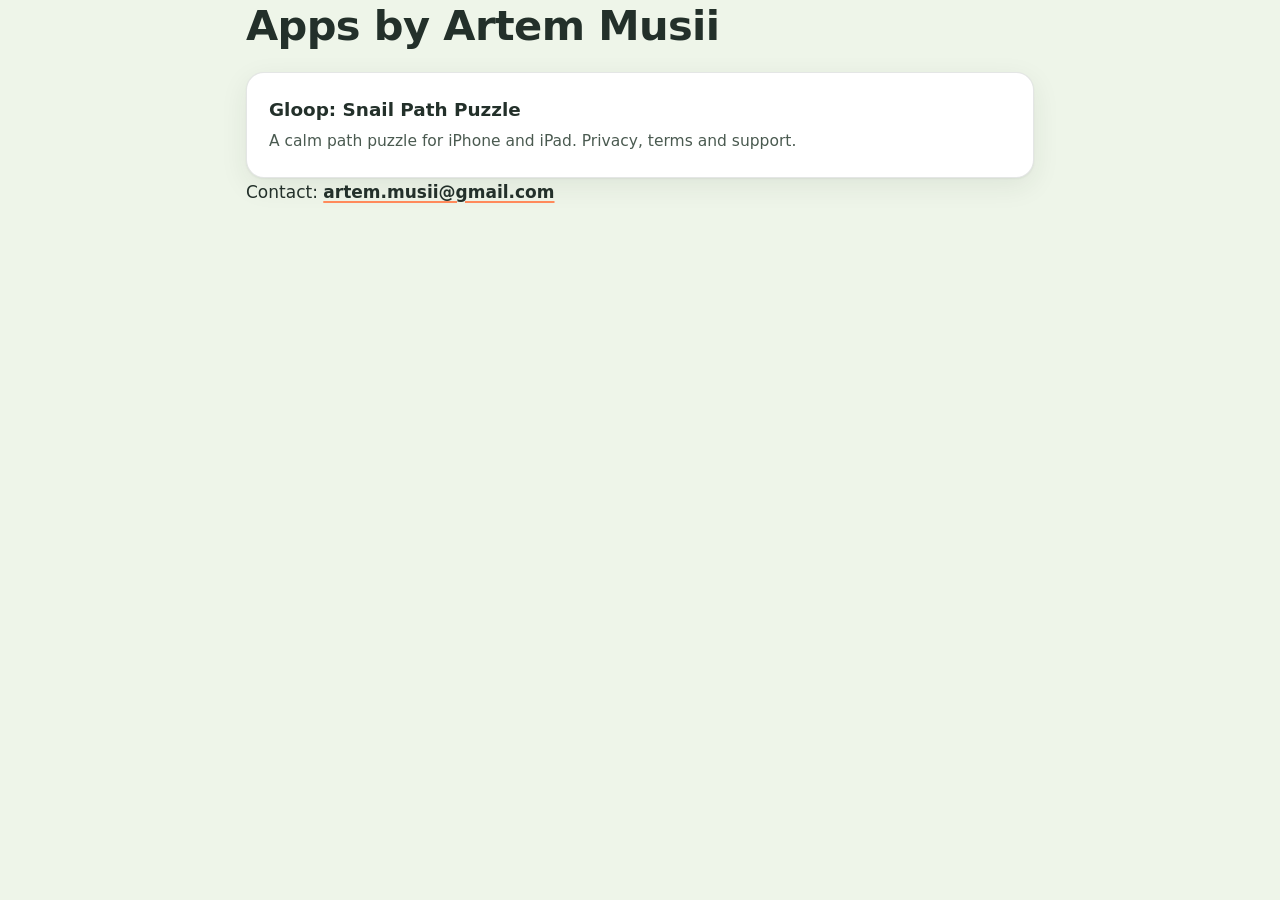
<file: index.html>
<!doctype html>
<html lang="en">
<head>
<meta charset="utf-8">
<meta name="viewport" content="width=device-width, initial-scale=1">
<title>Artem Musii — Apps</title>
<meta name="description" content="Apps by Artem Musii.">
<meta name="color-scheme" content="light dark">
<link rel="stylesheet" href="gloop/style.css">
</head>
<body>
<main id="content" class="wrap">
  <h1>Apps by Artem Musii</h1>
  <div class="links-grid">
    <a class="link-card" href="gloop/">
      <strong>Gloop: Snail Path Puzzle</strong>
      <span>A calm path puzzle for iPhone and iPad. Privacy, terms and support.</span>
    </a>
  </div>
  <p>Contact: <a href="mailto:artem.musii@gmail.com">artem.musii@gmail.com</a></p>
</main>
</body>
</html>
</file>
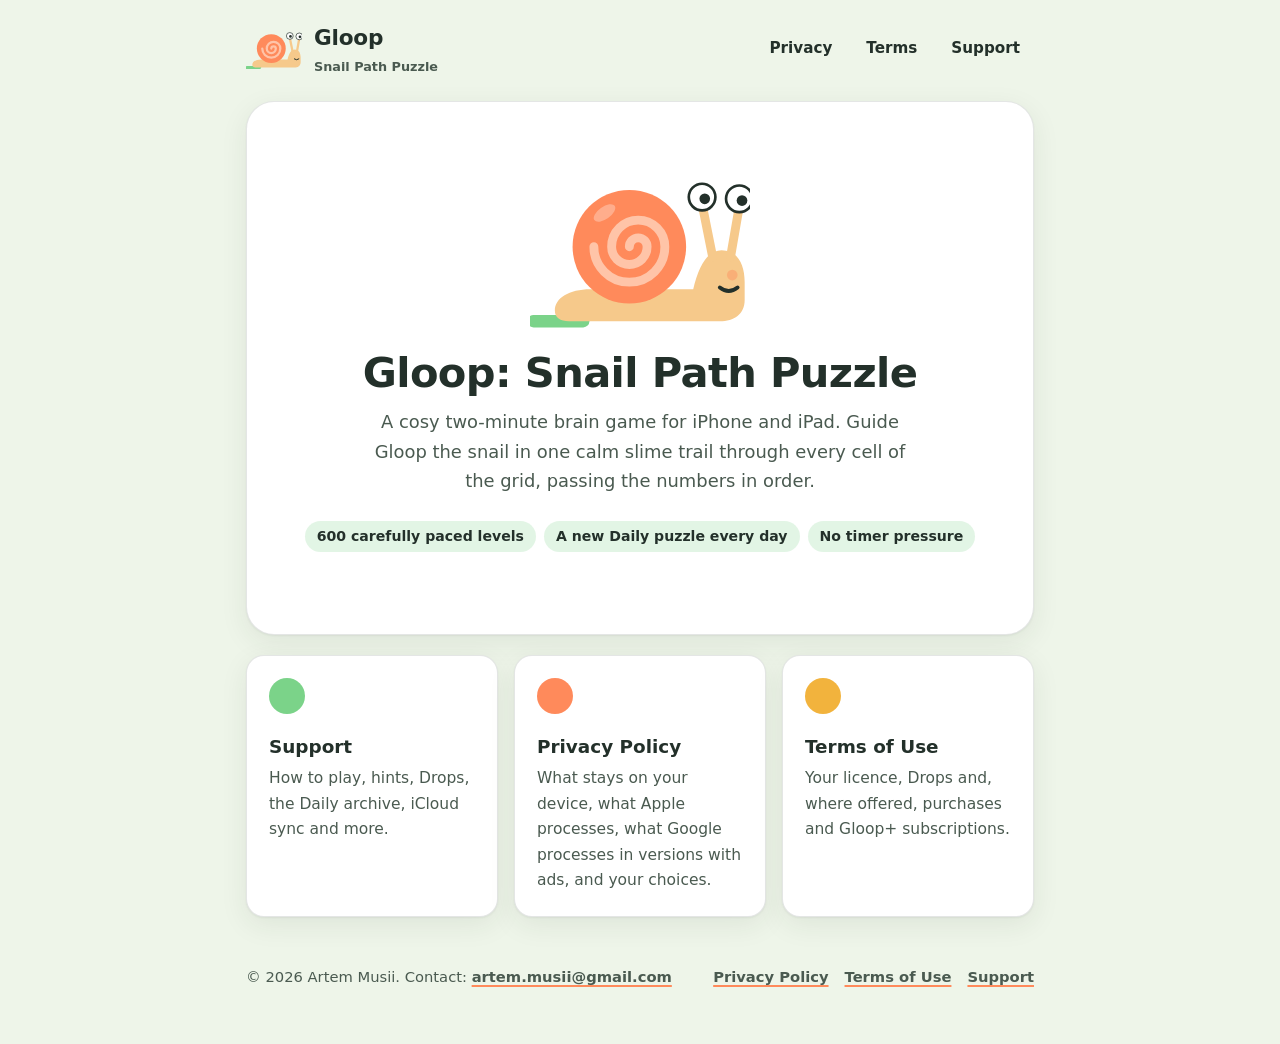
<file: gloop/index.html>
<!doctype html>
<html lang="en">
<head>
<meta charset="utf-8">
<meta name="viewport" content="width=device-width, initial-scale=1">
<title>Gloop: Snail Path Puzzle</title>
<meta name="description" content="Gloop: Snail Path Puzzle is a cosy two-minute brain game for iPhone and iPad. Guide Gloop the snail through every cell in one calm line.">
<meta name="color-scheme" content="light dark">
<meta name="theme-color" content="#EEF5E9" media="(prefers-color-scheme: light)">
<meta name="theme-color" content="#141C17" media="(prefers-color-scheme: dark)">
<link rel="icon" href="data:image/svg+xml,%3Csvg xmlns='http://www.w3.org/2000/svg' viewBox='0 0 64 64'%3E%3Ccircle cx='32' cy='32' r='28' fill='%23FF8A5B'/%3E%3Cpath d='M32 32a4 4 0 0 1 8 0a8 8 0 0 1-16 0a12 12 0 0 1 24 0' fill='none' stroke='%23FFC4A8' stroke-width='4' stroke-linecap='round'/%3E%3C/svg%3E">
<link rel="stylesheet" href="style.css">
</head>
<body>
<a class="skip-link" href="#content">Skip to content</a>
<header class="site-header">
  <div class="wrap">
    <a class="brand" href="index.html" aria-current="page">
      <svg viewBox="0 0 124 100" aria-hidden="true" focusable="false">
        <path d="M2 92H30" stroke="#7BD389" stroke-width="7" stroke-linecap="round"/>
        <path d="M14 86c0-7 8-12 20-12h58c3-13 8-22 16-22 9 0 13 8 13 18v10c0 8-6 12-14 12H22c-5 0-8-2-8-6z" fill="#F6C98B"/>
        <path d="M103 56L97 26M113 56L118 27" stroke="#F6C98B" stroke-width="5" stroke-linecap="round"/>
        <circle cx="97" cy="22" r="7.5" fill="#FFFFFF" stroke="#23302A" stroke-width="1.5"/>
        <circle cx="98.5" cy="23" r="3" fill="#23302A"/>
        <circle cx="118" cy="23" r="7.5" fill="#FFFFFF" stroke="#23302A" stroke-width="1.5"/>
        <circle cx="119.5" cy="24" r="3" fill="#23302A"/>
        <path d="M107 73q5 4 10 0" fill="none" stroke="#23302A" stroke-width="2.2" stroke-linecap="round"/>
        <circle cx="56" cy="50" r="32" fill="#FF8A5B"/>
        <path d="M56 50A5 5 0 0 1 66 50A10 10 0 0 1 46 50A15 15 0 0 1 76 50A20 20 0 0 1 36 50" fill="none" stroke="#FFC4A8" stroke-width="5" stroke-linecap="round"/>
      </svg>
      <span>Gloop<small>Snail Path Puzzle</small></span>
    </a>
    <nav class="site-nav" aria-label="Main">
      <ul>
        <li><a href="privacy.html">Privacy</a></li>
        <li><a href="terms.html">Terms</a></li>
        <li><a href="support.html">Support</a></li>
      </ul>
    </nav>
  </div>
</header>

<main id="content">
  <div class="wrap">
    <section class="card hero" aria-labelledby="hero-title">
      <svg viewBox="0 0 124 100" role="img" aria-labelledby="mascot-title">
        <title id="mascot-title">Gloop the snail, with an orange spiral shell and eyes on stalks</title>
        <path d="M2 92H30" stroke="#7BD389" stroke-width="7" stroke-linecap="round"/>
        <path d="M14 86c0-7 8-12 20-12h58c3-13 8-22 16-22 9 0 13 8 13 18v10c0 8-6 12-14 12H22c-5 0-8-2-8-6z" fill="#F6C98B"/>
        <path d="M103 56L97 26M113 56L118 27" stroke="#F6C98B" stroke-width="5" stroke-linecap="round"/>
        <circle cx="97" cy="22" r="7.5" fill="#FFFFFF" stroke="#23302A" stroke-width="1.5"/>
        <circle cx="98.5" cy="23" r="3" fill="#23302A"/>
        <circle cx="118" cy="23" r="7.5" fill="#FFFFFF" stroke="#23302A" stroke-width="1.5"/>
        <circle cx="119.5" cy="24" r="3" fill="#23302A"/>
        <path d="M107 73q5 4 10 0" fill="none" stroke="#23302A" stroke-width="2.2" stroke-linecap="round"/>
        <circle cx="114" cy="66" r="3" fill="#FF8A5B" opacity="0.4"/>
        <circle cx="56" cy="50" r="32" fill="#FF8A5B"/>
        <path d="M56 50A5 5 0 0 1 66 50A10 10 0 0 1 46 50A15 15 0 0 1 76 50A20 20 0 0 1 36 50" fill="none" stroke="#FFC4A8" stroke-width="5" stroke-linecap="round"/>
        <ellipse cx="42" cy="31" rx="7" ry="3.5" fill="#FFFFFF" opacity="0.3" transform="rotate(-35 42 31)"/>
      </svg>
      <h1 id="hero-title">Gloop: Snail Path Puzzle</h1>
      <p class="lede">A cosy two-minute brain game for iPhone and iPad. Guide Gloop the snail in one calm slime trail through every cell of the grid, passing the numbers in order.</p>
      <ul class="meta" aria-label="Highlights">
        <li>600 carefully paced levels</li>
        <li>A new Daily puzzle every day</li>
        <li>No timer pressure</li>
      </ul>
    </section>

    <div class="links-grid">
      <a class="link-card" href="support.html">
        <span class="dot trail" aria-hidden="true"></span>
        <strong>Support</strong>
        <span>How to play, hints, Drops, the Daily archive, iCloud sync and more.</span>
      </a>
      <a class="link-card" href="privacy.html">
        <span class="dot shell" aria-hidden="true"></span>
        <strong>Privacy Policy</strong>
        <span>What stays on your device, what Apple processes, what Google processes in versions with ads, and your choices.</span>
      </a>
      <a class="link-card" href="terms.html">
        <span class="dot gold" aria-hidden="true"></span>
        <strong>Terms of Use</strong>
        <span>Your licence, Drops and, where offered, purchases and Gloop+ subscriptions.</span>
      </a>
    </div>
  </div>
</main>

<footer class="site-footer">
  <div class="wrap">
    <p>© 2026 Artem Musii. Contact: <a href="mailto:artem.musii@gmail.com">artem.musii@gmail.com</a></p>
    <ul>
      <li><a href="privacy.html">Privacy Policy</a></li>
      <li><a href="terms.html">Terms of Use</a></li>
      <li><a href="support.html">Support</a></li>
    </ul>
  </div>
</footer>
</body>
</html>
</file>
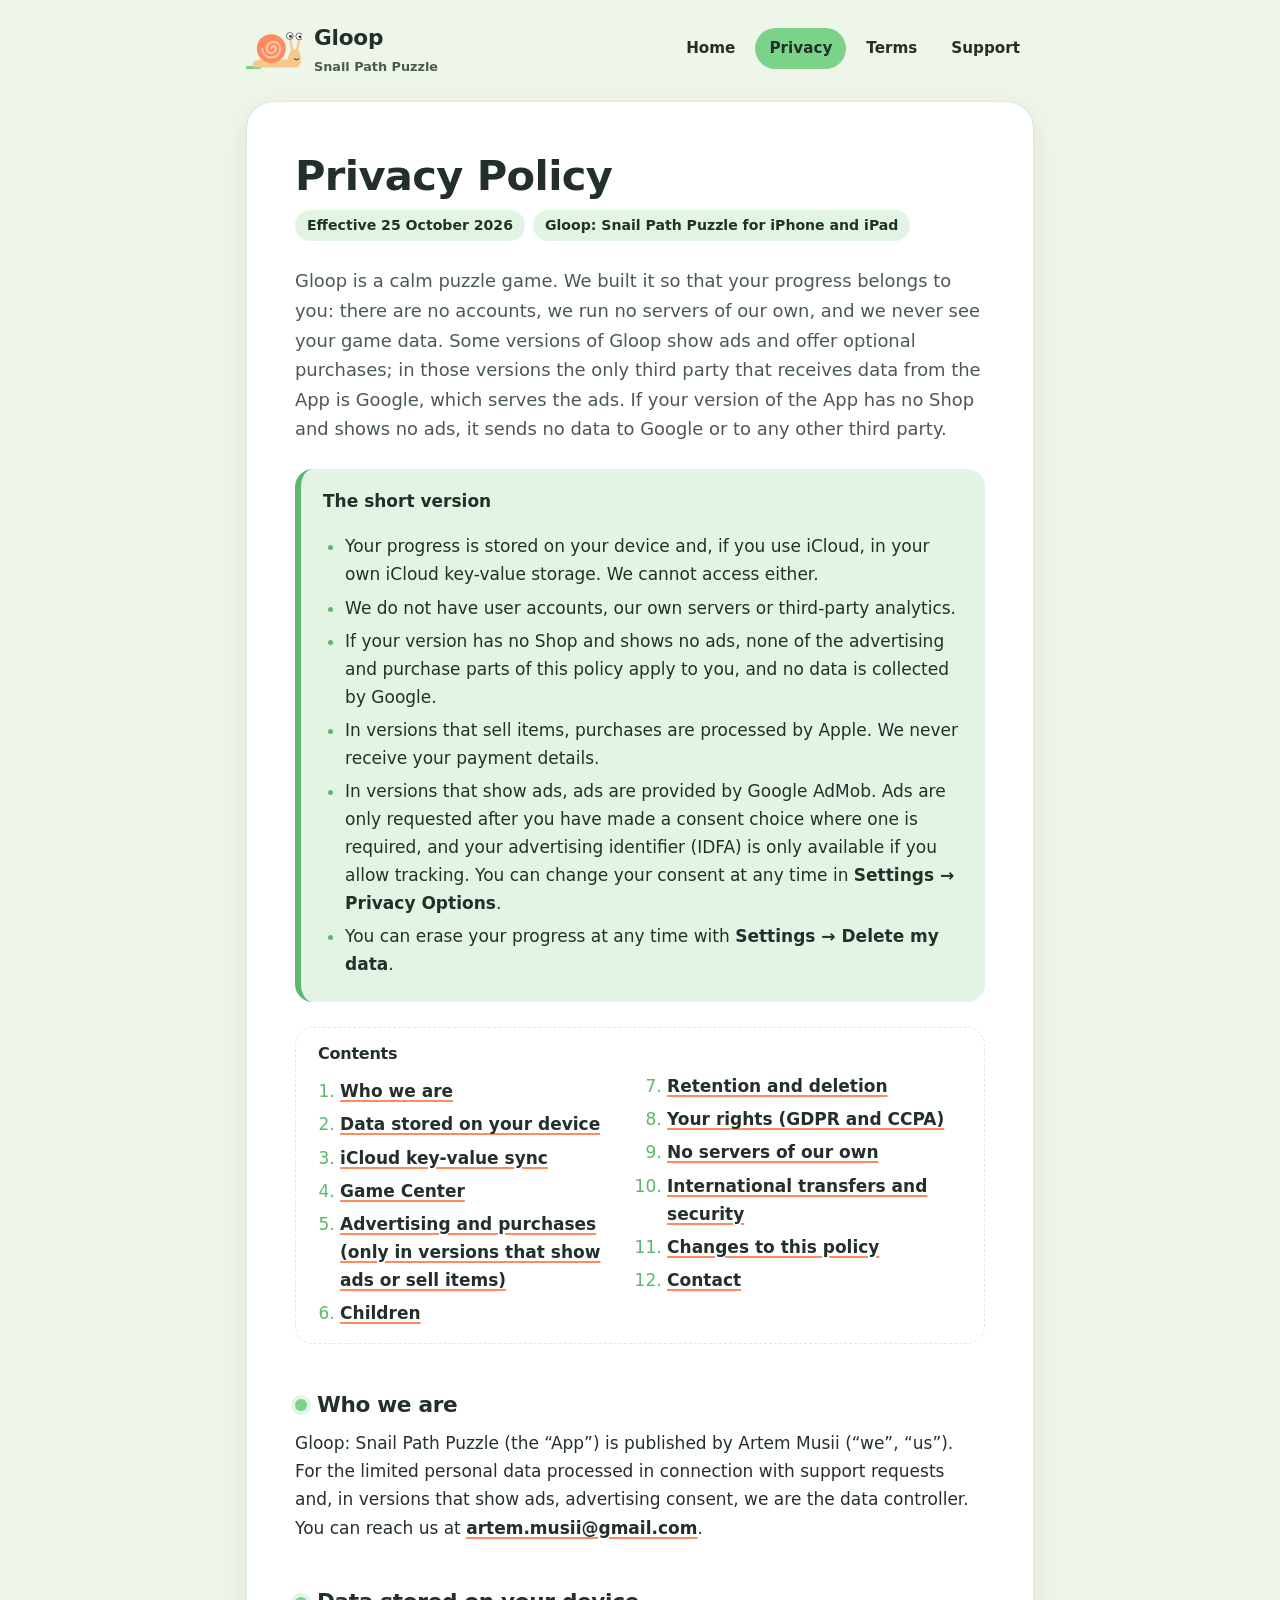
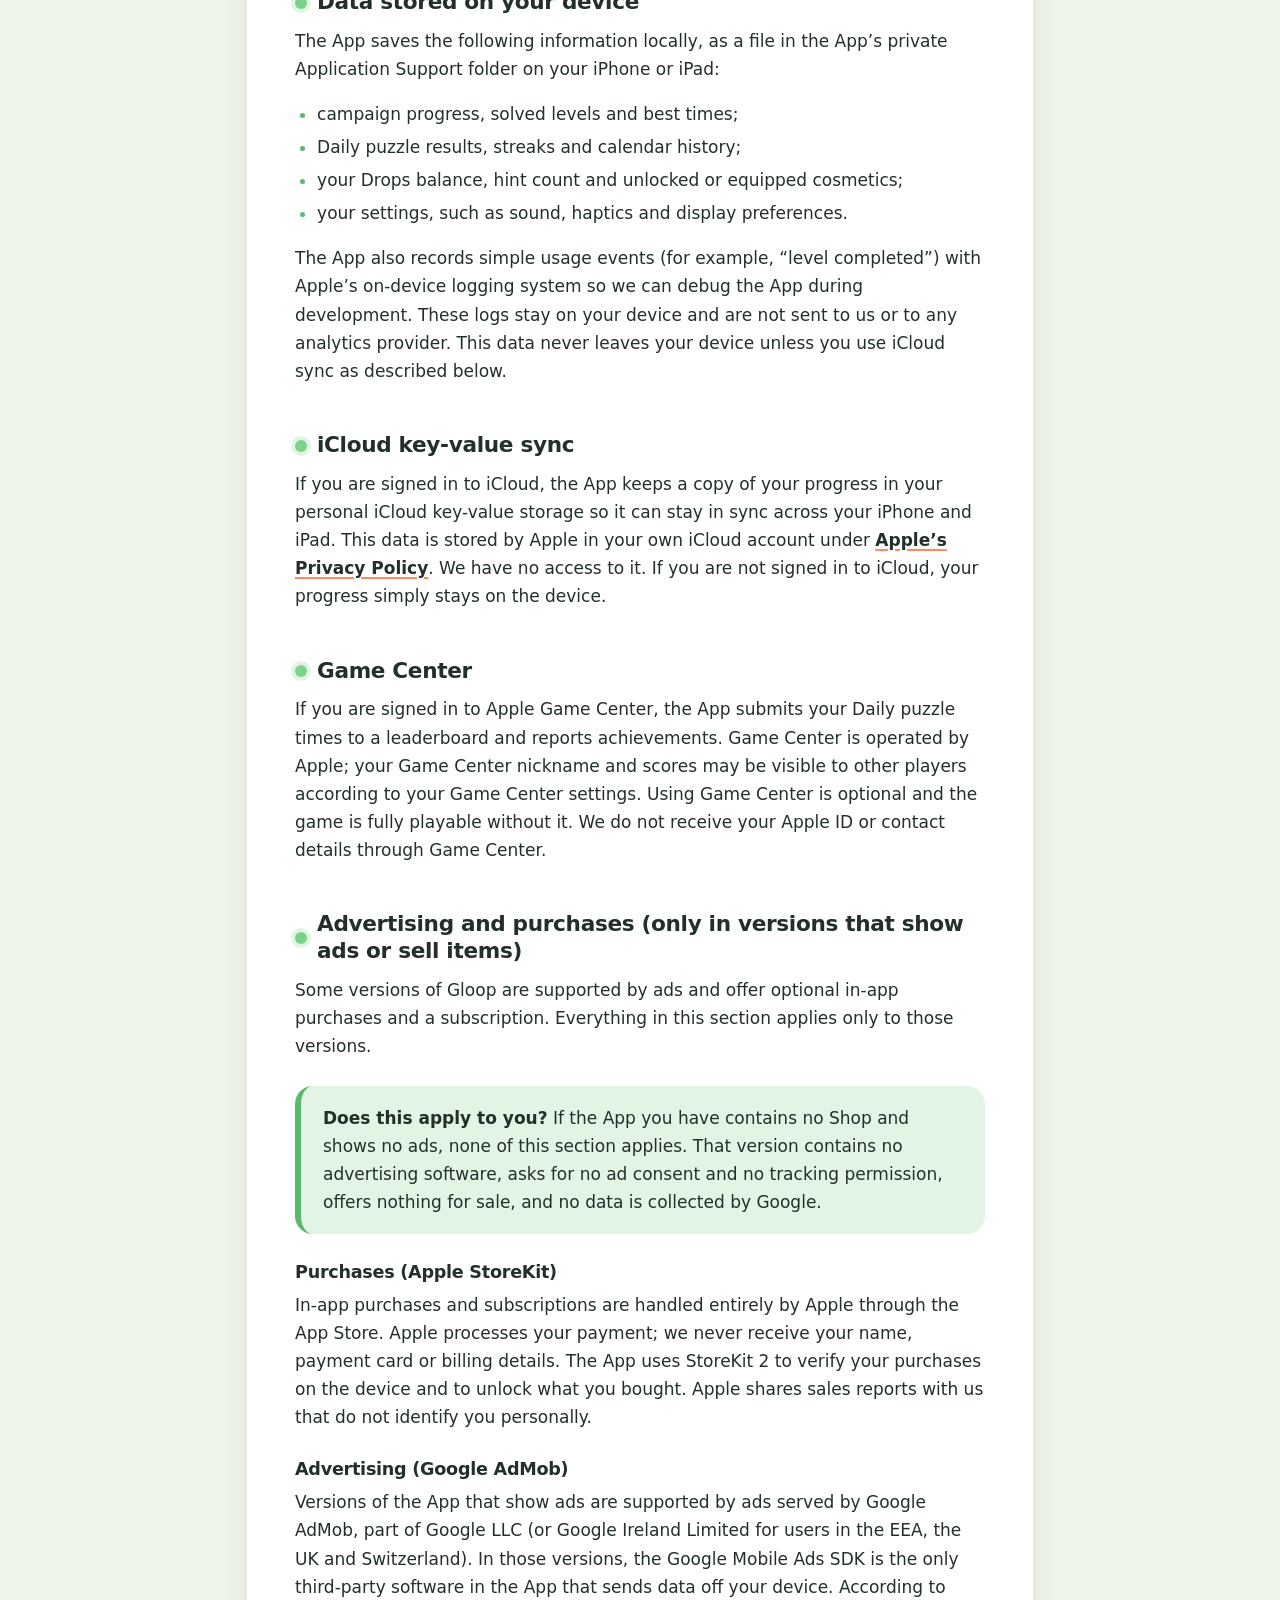
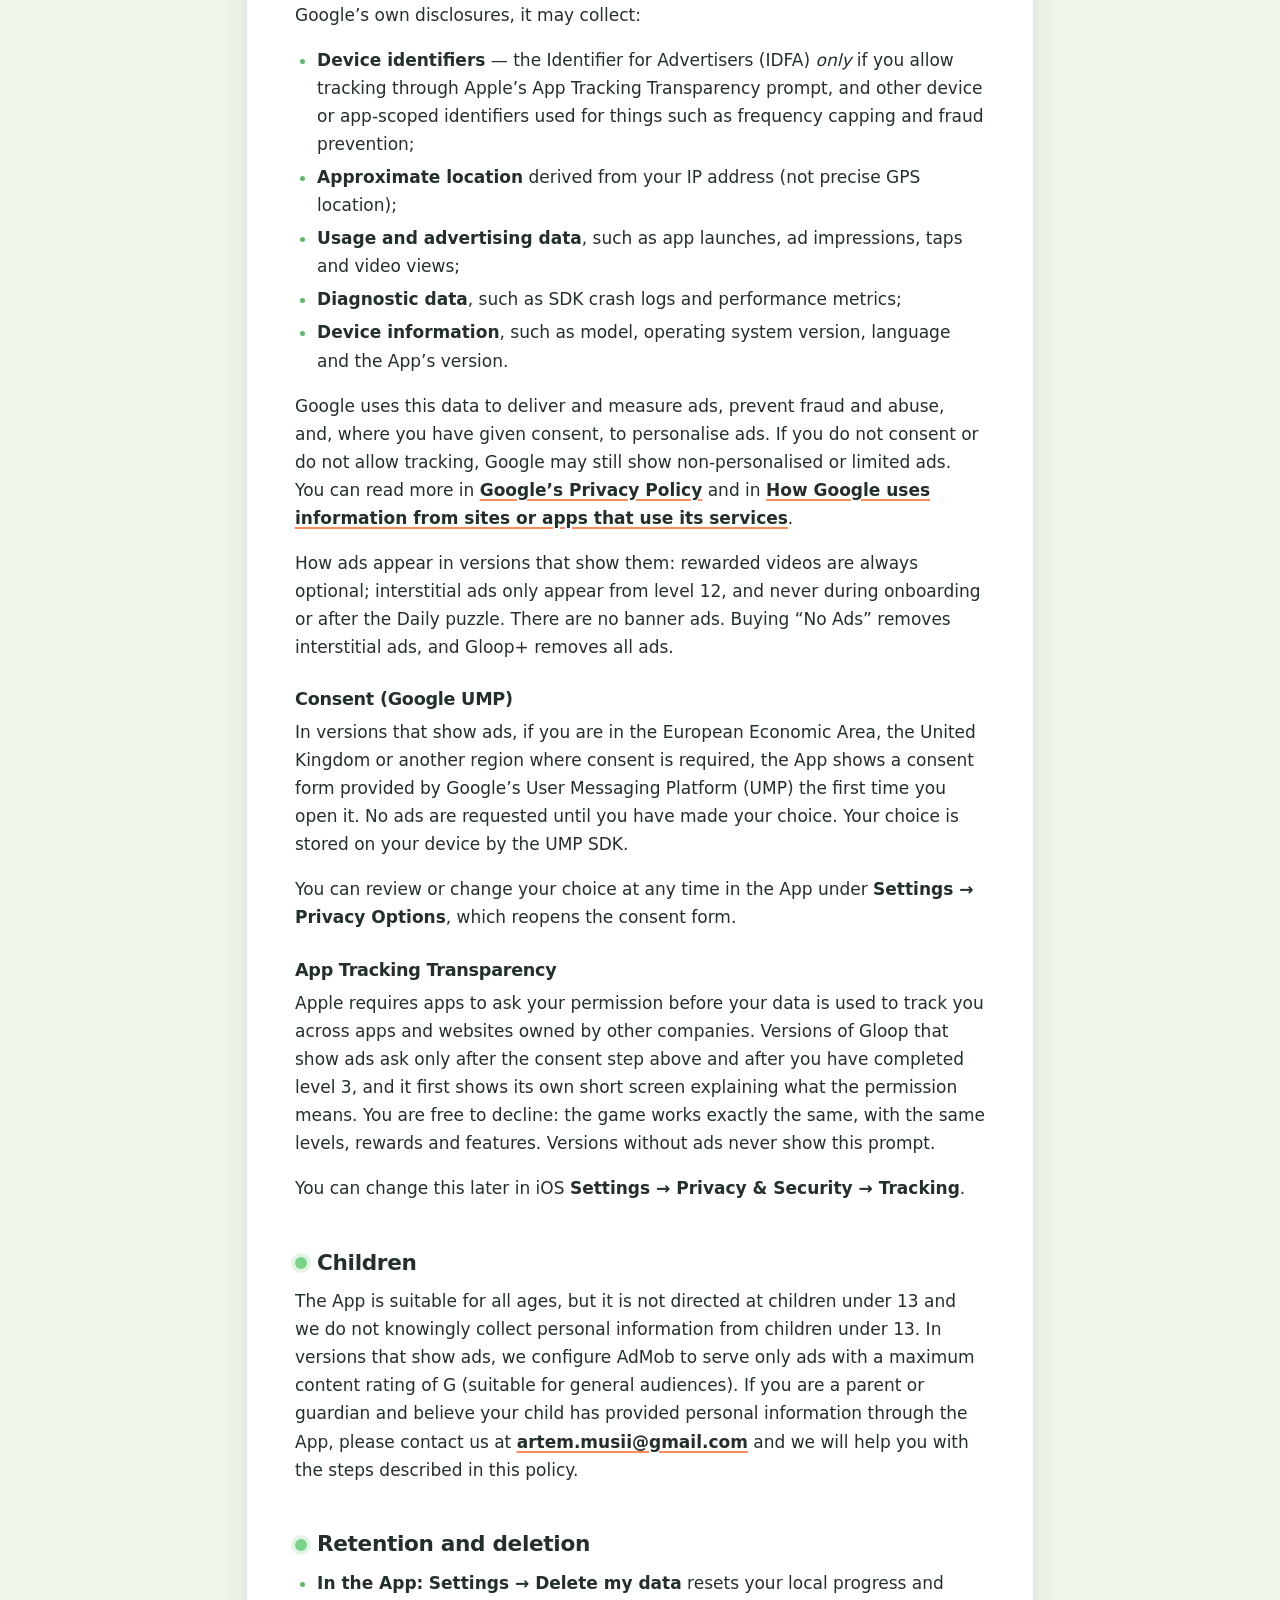
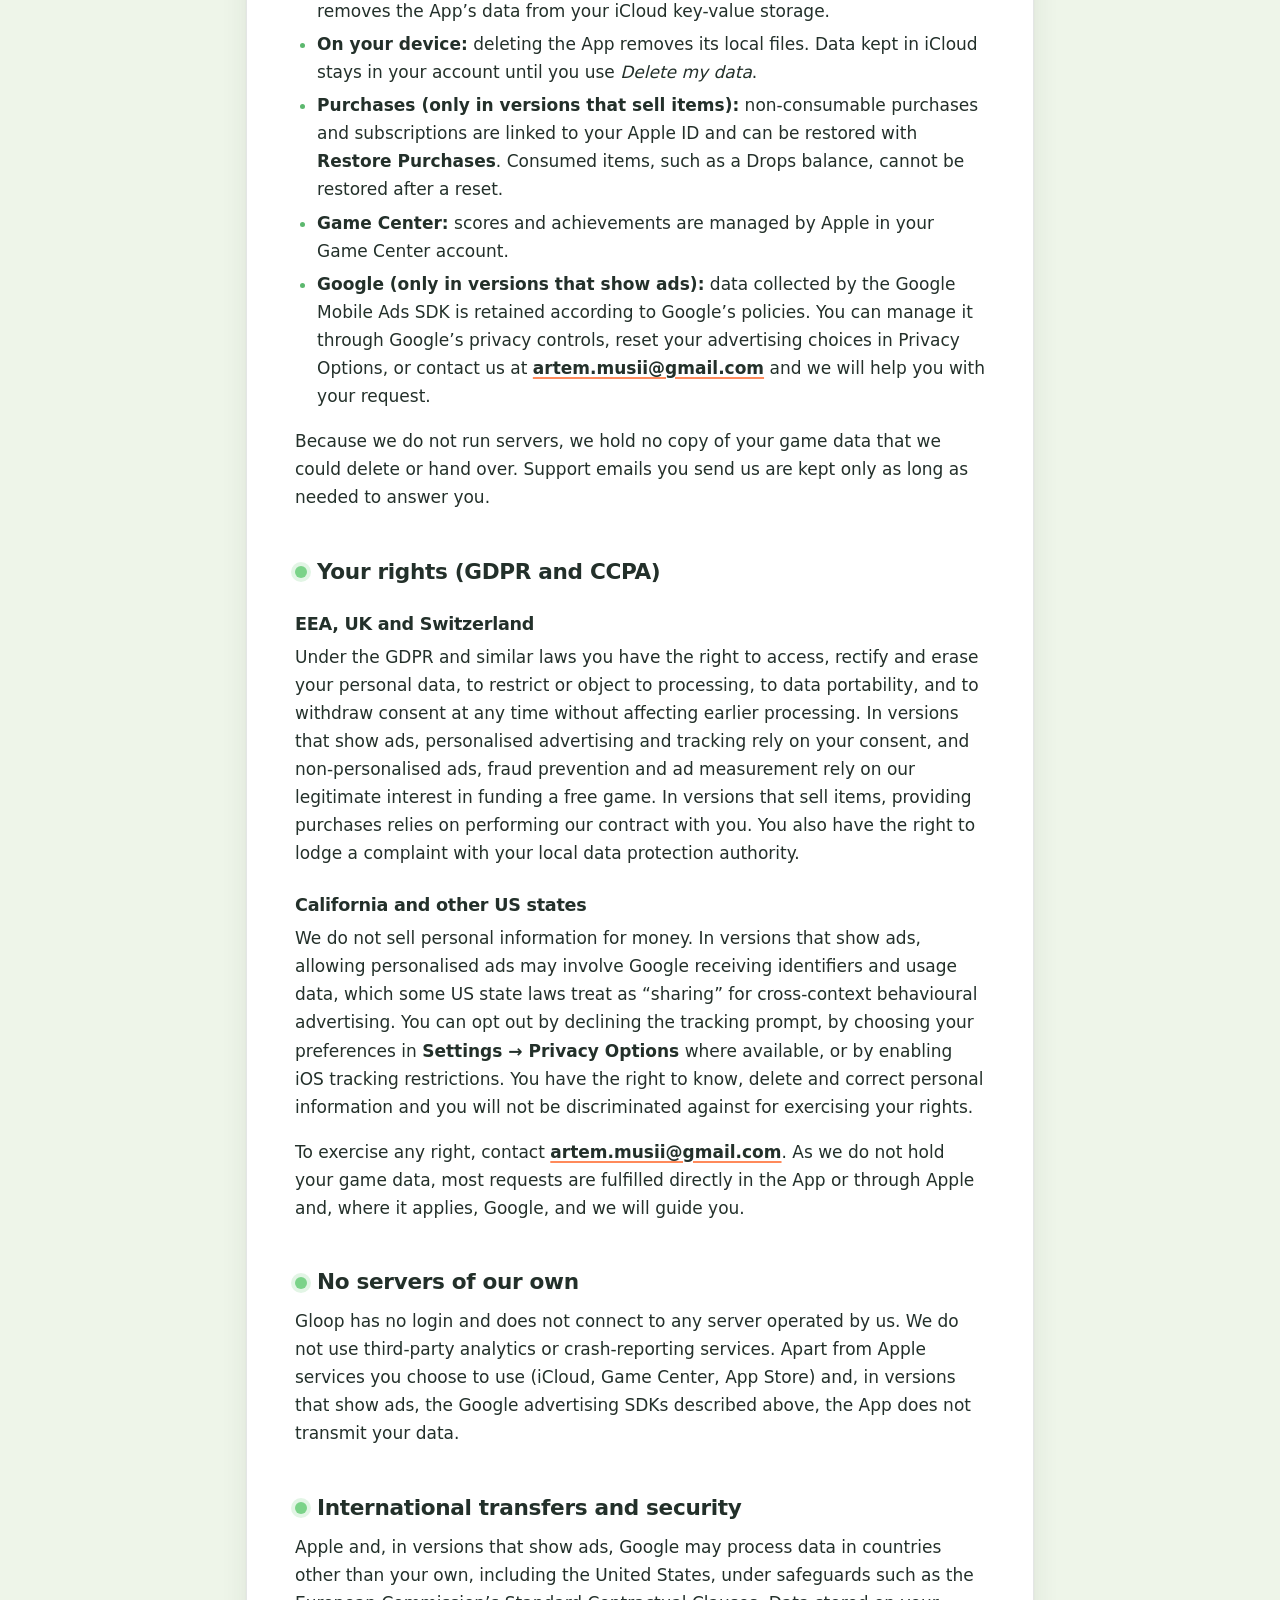
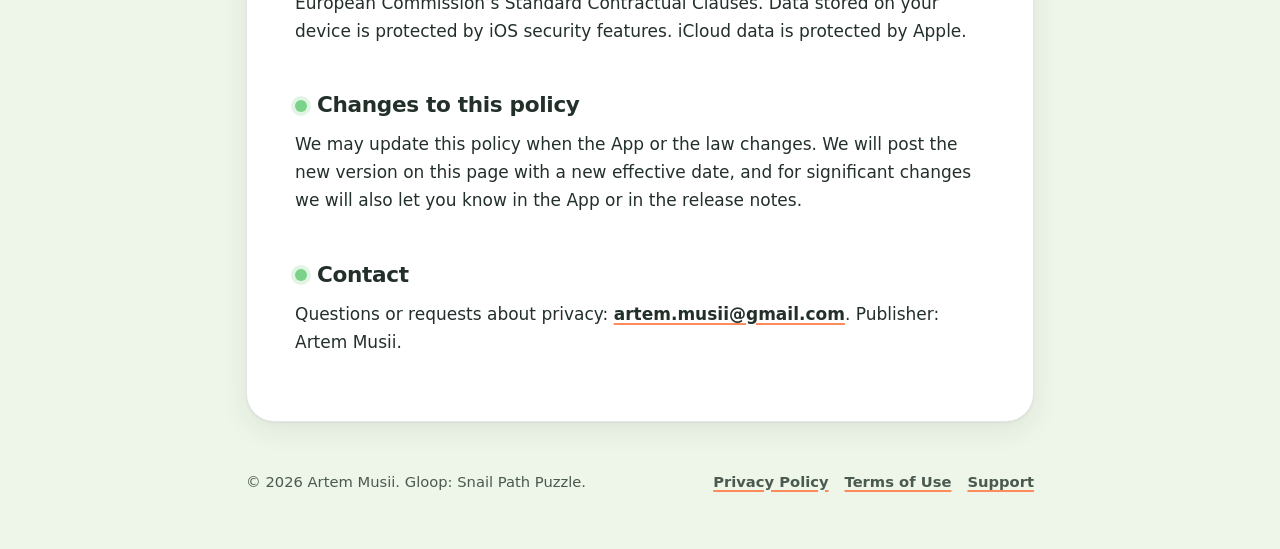
<file: gloop/privacy.html>
<!doctype html>
<html lang="en">
<head>
<meta charset="utf-8">
<meta name="viewport" content="width=device-width, initial-scale=1">
<title>Privacy Policy · Gloop: Snail Path Puzzle</title>
<meta name="description" content="How Gloop: Snail Path Puzzle handles your data: on-device progress, iCloud sync, Game Center and, only in versions that show ads or sell items, Apple purchases and Google AdMob advertising.">
<meta name="color-scheme" content="light dark">
<meta name="theme-color" content="#EEF5E9" media="(prefers-color-scheme: light)">
<meta name="theme-color" content="#141C17" media="(prefers-color-scheme: dark)">
<link rel="icon" href="data:image/svg+xml,%3Csvg xmlns='http://www.w3.org/2000/svg' viewBox='0 0 64 64'%3E%3Ccircle cx='32' cy='32' r='28' fill='%23FF8A5B'/%3E%3Cpath d='M32 32a4 4 0 0 1 8 0a8 8 0 0 1-16 0a12 12 0 0 1 24 0' fill='none' stroke='%23FFC4A8' stroke-width='4' stroke-linecap='round'/%3E%3C/svg%3E">
<link rel="stylesheet" href="style.css">
</head>
<body>
<a class="skip-link" href="#content">Skip to content</a>
<header class="site-header">
  <div class="wrap">
    <a class="brand" href="index.html">
      <svg viewBox="0 0 124 100" aria-hidden="true" focusable="false">
        <path d="M2 92H30" stroke="#7BD389" stroke-width="7" stroke-linecap="round"/>
        <path d="M14 86c0-7 8-12 20-12h58c3-13 8-22 16-22 9 0 13 8 13 18v10c0 8-6 12-14 12H22c-5 0-8-2-8-6z" fill="#F6C98B"/>
        <path d="M103 56L97 26M113 56L118 27" stroke="#F6C98B" stroke-width="5" stroke-linecap="round"/>
        <circle cx="97" cy="22" r="7.5" fill="#FFFFFF" stroke="#23302A" stroke-width="1.5"/>
        <circle cx="98.5" cy="23" r="3" fill="#23302A"/>
        <circle cx="118" cy="23" r="7.5" fill="#FFFFFF" stroke="#23302A" stroke-width="1.5"/>
        <circle cx="119.5" cy="24" r="3" fill="#23302A"/>
        <path d="M107 73q5 4 10 0" fill="none" stroke="#23302A" stroke-width="2.2" stroke-linecap="round"/>
        <circle cx="56" cy="50" r="32" fill="#FF8A5B"/>
        <path d="M56 50A5 5 0 0 1 66 50A10 10 0 0 1 46 50A15 15 0 0 1 76 50A20 20 0 0 1 36 50" fill="none" stroke="#FFC4A8" stroke-width="5" stroke-linecap="round"/>
      </svg>
      <span>Gloop<small>Snail Path Puzzle</small></span>
    </a>
    <nav class="site-nav" aria-label="Main">
      <ul>
        <li><a href="index.html">Home</a></li>
        <li><a href="privacy.html" aria-current="page">Privacy</a></li>
        <li><a href="terms.html">Terms</a></li>
        <li><a href="support.html">Support</a></li>
      </ul>
    </nav>
  </div>
</header>

<main id="content">
  <div class="wrap">
    <article class="card">
      <h1>Privacy Policy</h1>
      <ul class="meta">
        <li>Effective 25 October 2026</li>
        <li>Gloop: Snail Path Puzzle for iPhone and iPad</li>
      </ul>
      <p class="lede">Gloop is a calm puzzle game. We built it so that your progress belongs to you: there are no accounts, we run no servers of our own, and we never see your game data. Some versions of Gloop show ads and offer optional purchases; in those versions the only third party that receives data from the App is Google, which serves the ads. If your version of the App has no Shop and shows no ads, it sends no data to Google or to any other third party.</p>

      <div class="summary">
        <p><strong>The short version</strong></p>
        <ul>
          <li>Your progress is stored on your device and, if you use iCloud, in your own iCloud key-value storage. We cannot access either.</li>
          <li>We do not have user accounts, our own servers or third-party analytics.</li>
          <li>If your version has no Shop and shows no ads, none of the advertising and purchase parts of this policy apply to you, and no data is collected by Google.</li>
          <li>In versions that sell items, purchases are processed by Apple. We never receive your payment details.</li>
          <li>In versions that show ads, ads are provided by Google AdMob. Ads are only requested after you have made a consent choice where one is required, and your advertising identifier (IDFA) is only available if you allow tracking. You can change your consent at any time in <strong>Settings → Privacy Options</strong>.</li>
          <li>You can erase your progress at any time with <strong>Settings → Delete my data</strong>.</li>
        </ul>
      </div>

      <nav class="toc" aria-labelledby="toc-title">
        <h2 id="toc-title">Contents</h2>
        <ol>
          <li><a href="#who">Who we are</a></li>
          <li><a href="#device">Data stored on your device</a></li>
          <li><a href="#icloud">iCloud key-value sync</a></li>
          <li><a href="#gamecenter">Game Center</a></li>
          <li><a href="#ads-and-purchases">Advertising and purchases (only in versions that show ads or sell items)</a></li>
          <li><a href="#children">Children</a></li>
          <li><a href="#deletion">Retention and deletion</a></li>
          <li><a href="#rights">Your rights (GDPR and CCPA)</a></li>
          <li><a href="#servers">No servers of our own</a></li>
          <li><a href="#transfers">International transfers and security</a></li>
          <li><a href="#changes">Changes to this policy</a></li>
          <li><a href="#contact">Contact</a></li>
        </ol>
      </nav>

      <h2 id="who">Who we are</h2>
      <p>Gloop: Snail Path Puzzle (the “App”) is published by Artem Musii (“we”, “us”). For the limited personal data processed in connection with support requests and, in versions that show ads, advertising consent, we are the data controller. You can reach us at <a href="mailto:artem.musii@gmail.com">artem.musii@gmail.com</a>.</p>

      <h2 id="device">Data stored on your device</h2>
      <p>The App saves the following information locally, as a file in the App’s private Application Support folder on your iPhone or iPad:</p>
      <ul>
        <li>campaign progress, solved levels and best times;</li>
        <li>Daily puzzle results, streaks and calendar history;</li>
        <li>your Drops balance, hint count and unlocked or equipped cosmetics;</li>
        <li>your settings, such as sound, haptics and display preferences.</li>
      </ul>
      <p>The App also records simple usage events (for example, “level completed”) with Apple’s on-device logging system so we can debug the App during development. These logs stay on your device and are not sent to us or to any analytics provider. This data never leaves your device unless you use iCloud sync as described below.</p>

      <h2 id="icloud">iCloud key-value sync</h2>
      <p>If you are signed in to iCloud, the App keeps a copy of your progress in your personal iCloud key-value storage so it can stay in sync across your iPhone and iPad. This data is stored by Apple in your own iCloud account under <a href="https://www.apple.com/legal/privacy/">Apple’s Privacy Policy</a>. We have no access to it. If you are not signed in to iCloud, your progress simply stays on the device.</p>

      <h2 id="gamecenter">Game Center</h2>
      <p>If you are signed in to Apple Game Center, the App submits your Daily puzzle times to a leaderboard and reports achievements. Game Center is operated by Apple; your Game Center nickname and scores may be visible to other players according to your Game Center settings. Using Game Center is optional and the game is fully playable without it. We do not receive your Apple ID or contact details through Game Center.</p>

      <h2 id="ads-and-purchases">Advertising and purchases (only in versions that show ads or sell items)</h2>
      <p>Some versions of Gloop are supported by ads and offer optional in-app purchases and a subscription. Everything in this section applies only to those versions.</p>
      <div class="summary">
        <p><strong>Does this apply to you?</strong> If the App you have contains no Shop and shows no ads, none of this section applies. That version contains no advertising software, asks for no ad consent and no tracking permission, offers nothing for sale, and no data is collected by Google.</p>
      </div>

      <h3 id="purchases">Purchases (Apple StoreKit)</h3>
      <p>In-app purchases and subscriptions are handled entirely by Apple through the App Store. Apple processes your payment; we never receive your name, payment card or billing details. The App uses StoreKit 2 to verify your purchases on the device and to unlock what you bought. Apple shares sales reports with us that do not identify you personally.</p>

      <h3 id="ads">Advertising (Google AdMob)</h3>
      <p>Versions of the App that show ads are supported by ads served by Google AdMob, part of Google LLC (or Google Ireland Limited for users in the EEA, the UK and Switzerland). In those versions, the Google Mobile Ads SDK is the only third-party software in the App that sends data off your device. According to Google’s own disclosures, it may collect:</p>
      <ul>
        <li><strong>Device identifiers</strong> — the Identifier for Advertisers (IDFA) <em>only</em> if you allow tracking through Apple’s App Tracking Transparency prompt, and other device or app-scoped identifiers used for things such as frequency capping and fraud prevention;</li>
        <li><strong>Approximate location</strong> derived from your IP address (not precise GPS location);</li>
        <li><strong>Usage and advertising data</strong>, such as app launches, ad impressions, taps and video views;</li>
        <li><strong>Diagnostic data</strong>, such as SDK crash logs and performance metrics;</li>
        <li><strong>Device information</strong>, such as model, operating system version, language and the App’s version.</li>
      </ul>
      <p>Google uses this data to deliver and measure ads, prevent fraud and abuse, and, where you have given consent, to personalise ads. If you do not consent or do not allow tracking, Google may still show non-personalised or limited ads. You can read more in <a href="https://policies.google.com/privacy">Google’s Privacy Policy</a> and in <a href="https://policies.google.com/technologies/partner-sites">How Google uses information from sites or apps that use its services</a>.</p>
      <p>How ads appear in versions that show them: rewarded videos are always optional; interstitial ads only appear from level 12, and never during onboarding or after the Daily puzzle. There are no banner ads. Buying “No Ads” removes interstitial ads, and Gloop+ removes all ads.</p>

      <h3 id="consent">Consent (Google UMP)</h3>
      <p>In versions that show ads, if you are in the European Economic Area, the United Kingdom or another region where consent is required, the App shows a consent form provided by Google’s User Messaging Platform (UMP) the first time you open it. No ads are requested until you have made your choice. Your choice is stored on your device by the UMP SDK.</p>
      <p>You can review or change your choice at any time in the App under <strong>Settings → Privacy Options</strong>, which reopens the consent form.</p>

      <h3 id="att">App Tracking Transparency</h3>
      <p>Apple requires apps to ask your permission before your data is used to track you across apps and websites owned by other companies. Versions of Gloop that show ads ask only after the consent step above and after you have completed level 3, and it first shows its own short screen explaining what the permission means. You are free to decline: the game works exactly the same, with the same levels, rewards and features. Versions without ads never show this prompt.</p>
      <p>You can change this later in iOS <strong>Settings → Privacy &amp; Security → Tracking</strong>.</p>

      <h2 id="children">Children</h2>
      <p>The App is suitable for all ages, but it is not directed at children under 13 and we do not knowingly collect personal information from children under 13. In versions that show ads, we configure AdMob to serve only ads with a maximum content rating of G (suitable for general audiences). If you are a parent or guardian and believe your child has provided personal information through the App, please contact us at <a href="mailto:artem.musii@gmail.com">artem.musii@gmail.com</a> and we will help you with the steps described in this policy.</p>

      <h2 id="deletion">Retention and deletion</h2>
      <ul>
        <li><strong>In the App:</strong> <strong>Settings → Delete my data</strong> resets your local progress and removes the App’s data from your iCloud key-value storage.</li>
        <li><strong>On your device:</strong> deleting the App removes its local files. Data kept in iCloud stays in your account until you use <em>Delete my data</em>.</li>
        <li><strong>Purchases (only in versions that sell items):</strong> non-consumable purchases and subscriptions are linked to your Apple ID and can be restored with <strong>Restore Purchases</strong>. Consumed items, such as a Drops balance, cannot be restored after a reset.</li>
        <li><strong>Game Center:</strong> scores and achievements are managed by Apple in your Game Center account.</li>
        <li><strong>Google (only in versions that show ads):</strong> data collected by the Google Mobile Ads SDK is retained according to Google’s policies. You can manage it through Google’s privacy controls, reset your advertising choices in Privacy Options, or contact us at <a href="mailto:artem.musii@gmail.com">artem.musii@gmail.com</a> and we will help you with your request.</li>
      </ul>
      <p>Because we do not run servers, we hold no copy of your game data that we could delete or hand over. Support emails you send us are kept only as long as needed to answer you.</p>

      <h2 id="rights">Your rights (GDPR and CCPA)</h2>
      <h3>EEA, UK and Switzerland</h3>
      <p>Under the GDPR and similar laws you have the right to access, rectify and erase your personal data, to restrict or object to processing, to data portability, and to withdraw consent at any time without affecting earlier processing. In versions that show ads, personalised advertising and tracking rely on your consent, and non-personalised ads, fraud prevention and ad measurement rely on our legitimate interest in funding a free game. In versions that sell items, providing purchases relies on performing our contract with you. You also have the right to lodge a complaint with your local data protection authority.</p>
      <h3>California and other US states</h3>
      <p>We do not sell personal information for money. In versions that show ads, allowing personalised ads may involve Google receiving identifiers and usage data, which some US state laws treat as “sharing” for cross-context behavioural advertising. You can opt out by declining the tracking prompt, by choosing your preferences in <strong>Settings → Privacy Options</strong> where available, or by enabling iOS tracking restrictions. You have the right to know, delete and correct personal information and you will not be discriminated against for exercising your rights.</p>
      <p>To exercise any right, contact <a href="mailto:artem.musii@gmail.com">artem.musii@gmail.com</a>. As we do not hold your game data, most requests are fulfilled directly in the App or through Apple and, where it applies, Google, and we will guide you.</p>

      <h2 id="servers">No servers of our own</h2>
      <p>Gloop has no login and does not connect to any server operated by us. We do not use third-party analytics or crash-reporting services. Apart from Apple services you choose to use (iCloud, Game Center, App Store) and, in versions that show ads, the Google advertising SDKs described above, the App does not transmit your data.</p>

      <h2 id="transfers">International transfers and security</h2>
      <p>Apple and, in versions that show ads, Google may process data in countries other than your own, including the United States, under safeguards such as the European Commission’s Standard Contractual Clauses. Data stored on your device is protected by iOS security features. iCloud data is protected by Apple.</p>

      <h2 id="changes">Changes to this policy</h2>
      <p>We may update this policy when the App or the law changes. We will post the new version on this page with a new effective date, and for significant changes we will also let you know in the App or in the release notes.</p>

      <h2 id="contact">Contact</h2>
      <p>Questions or requests about privacy: <strong><a href="mailto:artem.musii@gmail.com">artem.musii@gmail.com</a></strong>. Publisher: Artem Musii.</p>
    </article>
  </div>
</main>

<footer class="site-footer">
  <div class="wrap">
    <p>© 2026 Artem Musii. Gloop: Snail Path Puzzle.</p>
    <ul>
      <li><a href="privacy.html">Privacy Policy</a></li>
      <li><a href="terms.html">Terms of Use</a></li>
      <li><a href="support.html">Support</a></li>
    </ul>
  </div>
</footer>
</body>
</html>
</file>
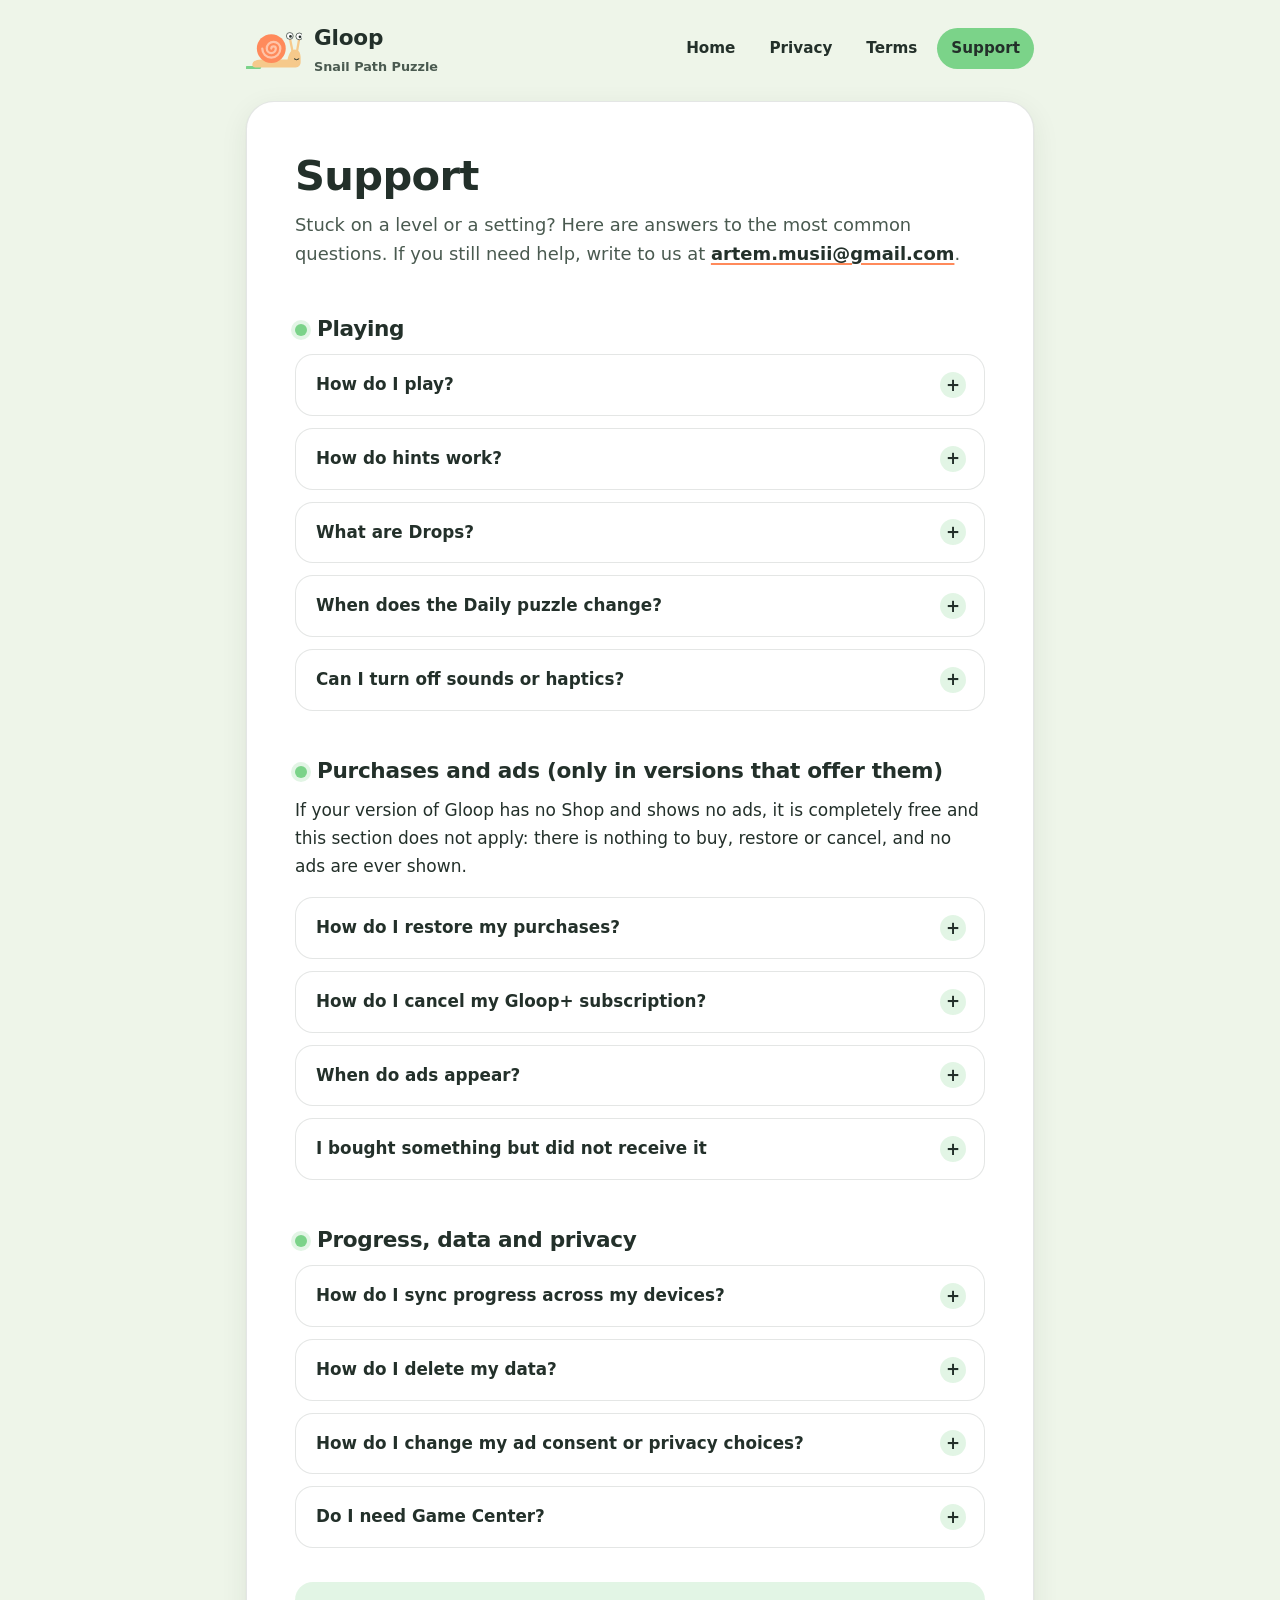
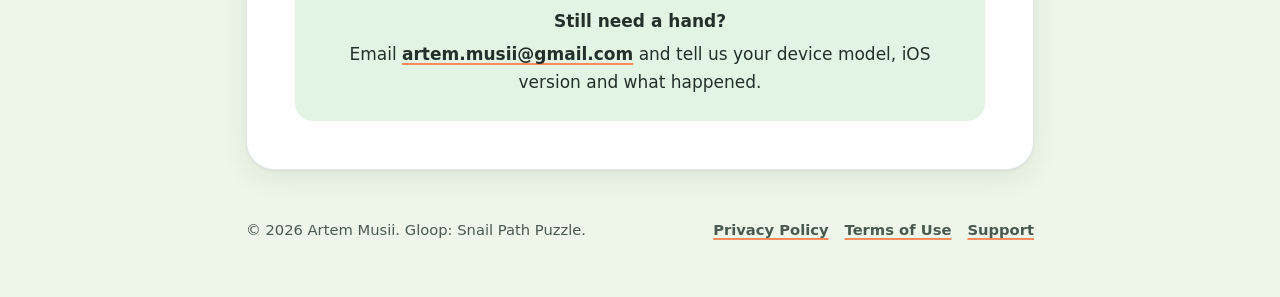
<file: gloop/support.html>
<!doctype html>
<html lang="en">
<head>
<meta charset="utf-8">
<meta name="viewport" content="width=device-width, initial-scale=1">
<title>Support · Gloop: Snail Path Puzzle</title>
<meta name="description" content="Help and FAQ for Gloop: Snail Path Puzzle: how to play, hints, Drops, the Daily archive, iCloud sync, privacy and, where offered, purchases and subscriptions.">
<meta name="color-scheme" content="light dark">
<meta name="theme-color" content="#EEF5E9" media="(prefers-color-scheme: light)">
<meta name="theme-color" content="#141C17" media="(prefers-color-scheme: dark)">
<link rel="icon" href="data:image/svg+xml,%3Csvg xmlns='http://www.w3.org/2000/svg' viewBox='0 0 64 64'%3E%3Ccircle cx='32' cy='32' r='28' fill='%23FF8A5B'/%3E%3Cpath d='M32 32a4 4 0 0 1 8 0a8 8 0 0 1-16 0a12 12 0 0 1 24 0' fill='none' stroke='%23FFC4A8' stroke-width='4' stroke-linecap='round'/%3E%3C/svg%3E">
<link rel="stylesheet" href="style.css">
</head>
<body>
<a class="skip-link" href="#content">Skip to content</a>
<header class="site-header">
  <div class="wrap">
    <a class="brand" href="index.html">
      <svg viewBox="0 0 124 100" aria-hidden="true" focusable="false">
        <path d="M2 92H30" stroke="#7BD389" stroke-width="7" stroke-linecap="round"/>
        <path d="M14 86c0-7 8-12 20-12h58c3-13 8-22 16-22 9 0 13 8 13 18v10c0 8-6 12-14 12H22c-5 0-8-2-8-6z" fill="#F6C98B"/>
        <path d="M103 56L97 26M113 56L118 27" stroke="#F6C98B" stroke-width="5" stroke-linecap="round"/>
        <circle cx="97" cy="22" r="7.5" fill="#FFFFFF" stroke="#23302A" stroke-width="1.5"/>
        <circle cx="98.5" cy="23" r="3" fill="#23302A"/>
        <circle cx="118" cy="23" r="7.5" fill="#FFFFFF" stroke="#23302A" stroke-width="1.5"/>
        <circle cx="119.5" cy="24" r="3" fill="#23302A"/>
        <path d="M107 73q5 4 10 0" fill="none" stroke="#23302A" stroke-width="2.2" stroke-linecap="round"/>
        <circle cx="56" cy="50" r="32" fill="#FF8A5B"/>
        <path d="M56 50A5 5 0 0 1 66 50A10 10 0 0 1 46 50A15 15 0 0 1 76 50A20 20 0 0 1 36 50" fill="none" stroke="#FFC4A8" stroke-width="5" stroke-linecap="round"/>
      </svg>
      <span>Gloop<small>Snail Path Puzzle</small></span>
    </a>
    <nav class="site-nav" aria-label="Main">
      <ul>
        <li><a href="index.html">Home</a></li>
        <li><a href="privacy.html">Privacy</a></li>
        <li><a href="terms.html">Terms</a></li>
        <li><a href="support.html" aria-current="page">Support</a></li>
      </ul>
    </nav>
  </div>
</header>

<main id="content">
  <div class="wrap">
    <article class="card">
      <h1>Support</h1>
      <p class="lede">Stuck on a level or a setting? Here are answers to the most common questions. If you still need help, write to us at <strong><a href="mailto:artem.musii@gmail.com">artem.musii@gmail.com</a></strong>.</p>

      <h2 id="playing">Playing</h2>

      <details>
        <summary>How do I play?</summary>
        <div>
          <p>Draw one continuous line, Gloop’s slime trail, that runs through every cell of the grid.</p>
          <ul>
            <li>Pass the numbered cells strictly in order: <strong>1 → 2 → 3 …</strong> up to the last number.</li>
            <li>Move only horizontally or vertically, never diagonally.</li>
            <li>From level 40 some cells have walls between them. The trail cannot cross a wall.</li>
            <li>The level is solved when the trail has covered every cell with all numbers passed in order.</li>
          </ul>
          <p>There is no timer pressure and there are no lives. The stopwatch is just for your information.</p>
        </div>
      </details>

      <details>
        <summary>How do hints work?</summary>
        <div>
          <p>A hint draws the next 3 correct steps of the trail. You start with 3 free hints and receive 1 more free hint each day you open the game. When you run out, a hint costs 40 Drops. If your version offers ads, you can also watch an optional rewarded video to get one, and if it offers Gloop+, members have unlimited hints.</p>
        </div>
      </details>

      <details>
        <summary>What are Drops?</summary>
        <div>
          <p>Drops are Gloop’s slime-drop currency. You earn them by playing. If your version has a Shop, you can also optionally buy packs there. Spend them on shells and trail colours in the Collection, or on hints. You also get a free shell every 50 campaign levels. Drops have no cash value; see our <a href="terms.html#currency">Terms of Use</a>.</p>
        </div>
      </details>

      <details>
        <summary>When does the Daily puzzle change?</summary>
        <div>
          <p>A new 7×7 Daily puzzle starts every day at 00:00 UTC, and it is the same puzzle for everyone. Solve it each day to grow your streak. If you are signed in to Game Center, your time is submitted to the Daily leaderboard. Past Daily puzzles can be replayed from the Archive. In versions without a Shop the Archive is open to everyone; in versions that offer Gloop+, it is a Gloop+ perk.</p>
        </div>
      </details>

      <details>
        <summary>Can I turn off sounds or haptics?</summary>
        <div>
          <p>Yes. Both can be switched off separately in Settings. The App also follows your system settings for Dark Mode, text size (Dynamic Type), VoiceOver and Reduce Motion.</p>
        </div>
      </details>

      <h2 id="purchases">Purchases and ads (only in versions that offer them)</h2>
      <p>If your version of Gloop has no Shop and shows no ads, it is completely free and this section does not apply: there is nothing to buy, restore or cancel, and no ads are ever shown.</p>

      <details>
        <summary>How do I restore my purchases?</summary>
        <div>
          <p>If your version offers purchases, make sure you are signed in with the same Apple ID you used to buy, then open <strong>Settings → Restore Purchases</strong> (also available on the Gloop+ screen). “No Ads” and an active Gloop+ subscription will be restored. Drops are consumable, so they cannot be restored through the App Store, but your balance syncs with your progress through iCloud.</p>
        </div>
      </details>

      <details>
        <summary>How do I cancel my Gloop+ subscription?</summary>
        <div>
          <p>If your version offers Gloop+: subscriptions are managed by Apple. On your iPhone or iPad open <strong>Settings → your name → Subscriptions</strong>, choose Gloop+ and tap <strong>Cancel Subscription</strong>. You can also get there from <strong>Settings → Manage Subscription</strong> in the game. Cancel at least 24 hours before the end of the current period (or of the free trial) to avoid being charged for the next one. You keep Gloop+ until the paid period ends. Deleting the App does not cancel a subscription.</p>
        </div>
      </details>

      <details>
        <summary>When do ads appear?</summary>
        <div>
          <p>If your version shows ads, these rules apply. Versions without ads never show any.</p>
          <ul>
            <li>Rewarded videos are always optional: you choose to watch one for a hint or to double a level reward.</li>
            <li>Interstitial ads only appear from level 12, at most after every 3rd completed level, at least 120 seconds apart, never in the first 2 minutes of a session, never during onboarding and never after the Daily puzzle.</li>
            <li>There are no banner ads.</li>
          </ul>
          <p>The one-time “No Ads” purchase removes interstitial ads forever. Gloop+ removes all ads.</p>
        </div>
      </details>

      <details>
        <summary>I bought something but did not receive it</summary>
        <div>
          <p>If your version offers purchases, first try <strong>Settings → Restore Purchases</strong> and make sure you have an internet connection. If the item is still missing, email <a href="mailto:artem.musii@gmail.com">artem.musii@gmail.com</a> with the date of purchase and the item name. For refunds, please contact Apple at <a href="https://reportaproblem.apple.com/">reportaproblem.apple.com</a>, as we cannot issue refunds ourselves.</p>
        </div>
      </details>

      <h2 id="data">Progress, data and privacy</h2>

      <details>
        <summary>How do I sync progress across my devices?</summary>
        <div>
          <p>Gloop syncs automatically through your own iCloud. Sign in to iCloud with the same Apple ID on your iPhone and iPad and your progress, Drops and collection will follow you. There is no separate account to create. If you are not signed in to iCloud, progress stays on the device where you play.</p>
        </div>
      </details>

      <details>
        <summary>How do I delete my data?</summary>
        <div>
          <p>Open <strong>Settings → Delete my data</strong>. This resets your local progress and removes Gloop’s data from your iCloud key-value storage. This cannot be undone, and your Drops balance will be lost. If your version offers purchases, those tied to your Apple ID (“No Ads” and Gloop+) can be restored afterwards. For data held by Google for advertising (only in versions that show ads), see our <a href="privacy.html#deletion">Privacy Policy</a> or contact <a href="mailto:artem.musii@gmail.com">artem.musii@gmail.com</a>.</p>
        </div>
      </details>

      <details>
        <summary>How do I change my ad consent or privacy choices?</summary>
        <div>
          <p>If your version shows ads, open <strong>Settings → Privacy Options</strong> in the game to reopen the consent form and change your choices at any time. Versions without ads ask for no ad consent and never show a tracking prompt. To change whether apps may ask to track you, use iOS <strong>Settings → Privacy &amp; Security → Tracking</strong>. Declining tracking or personalised ads never affects gameplay.</p>
        </div>
      </details>

      <details>
        <summary>Do I need Game Center?</summary>
        <div>
          <p>No. Game Center is optional and only used for leaderboards and achievements. Everything else works without it.</p>
        </div>
      </details>

      <div class="contact-box">
        <p><strong>Still need a hand?</strong></p>
        <p>Email <strong><a href="mailto:artem.musii@gmail.com">artem.musii@gmail.com</a></strong> and tell us your device model, iOS version and what happened.</p>
      </div>
    </article>
  </div>
</main>

<footer class="site-footer">
  <div class="wrap">
    <p>© 2026 Artem Musii. Gloop: Snail Path Puzzle.</p>
    <ul>
      <li><a href="privacy.html">Privacy Policy</a></li>
      <li><a href="terms.html">Terms of Use</a></li>
      <li><a href="support.html">Support</a></li>
    </ul>
  </div>
</footer>
</body>
</html>
</file>
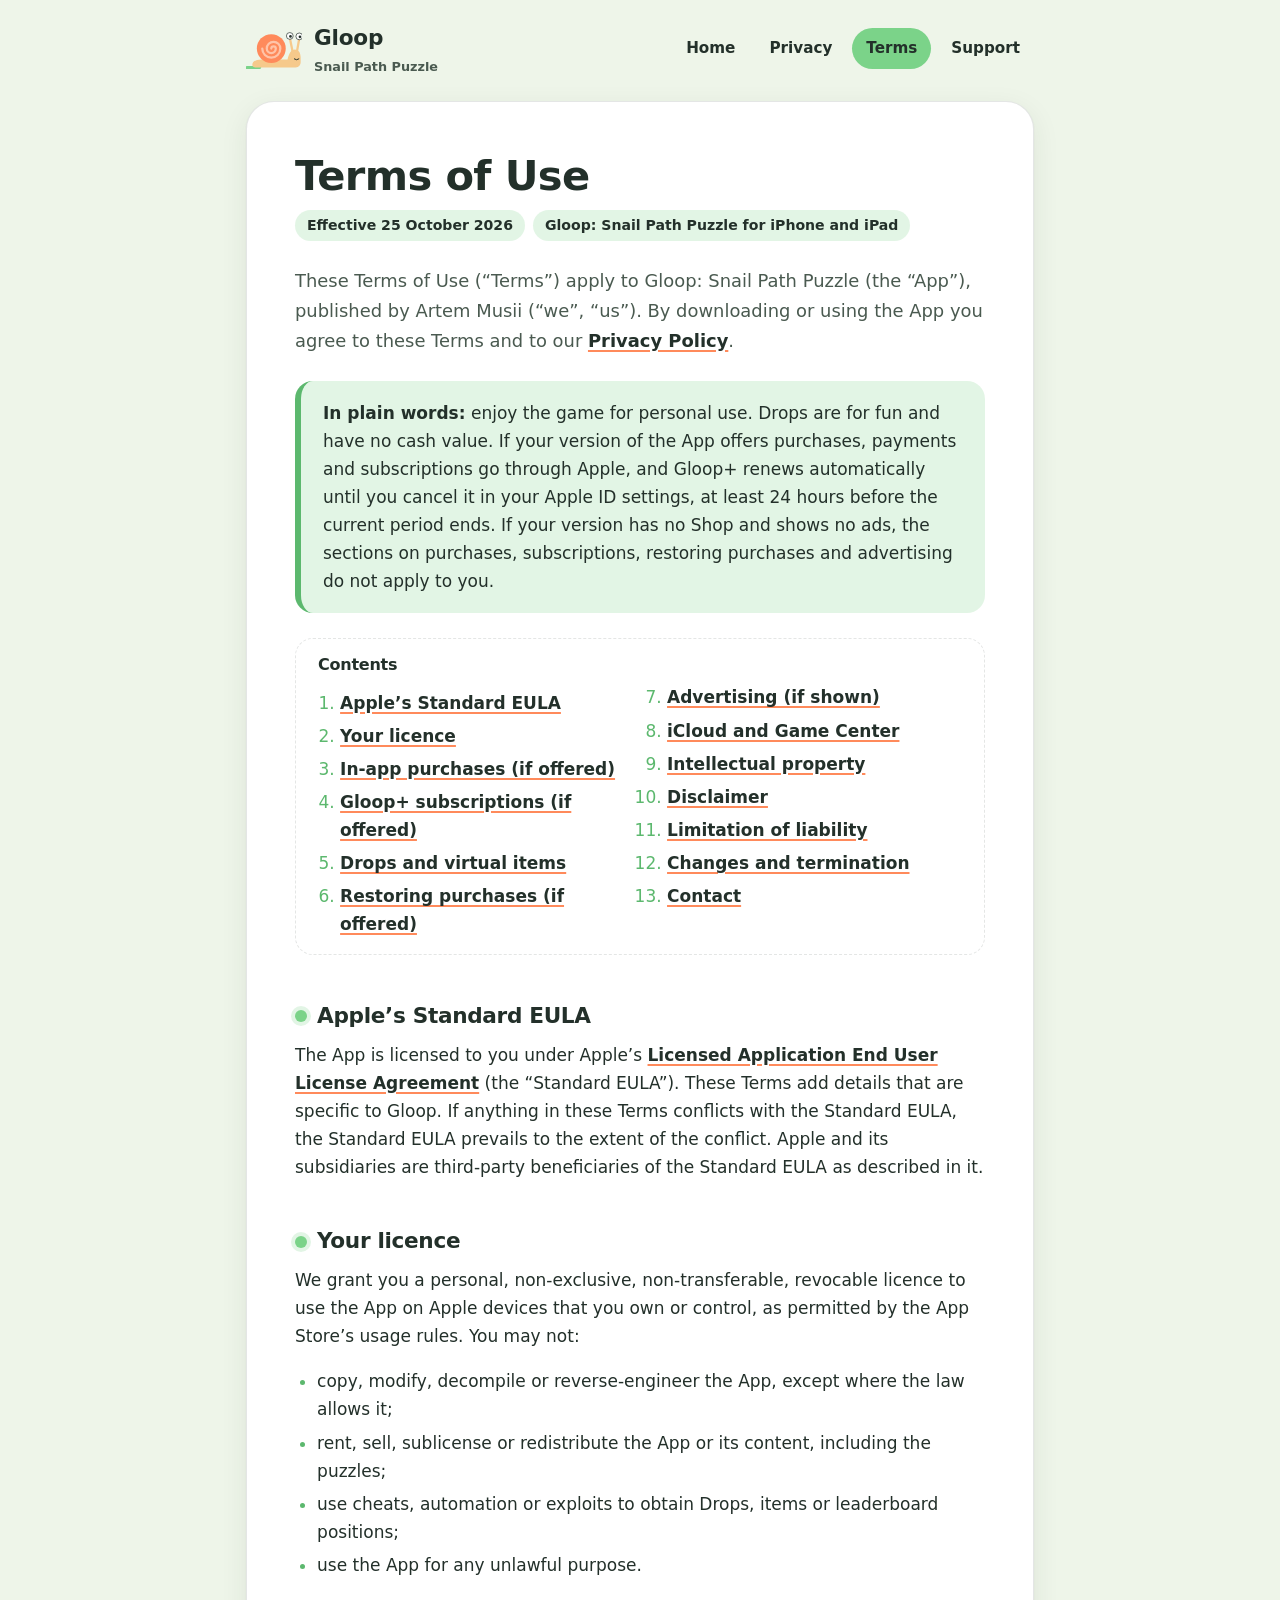
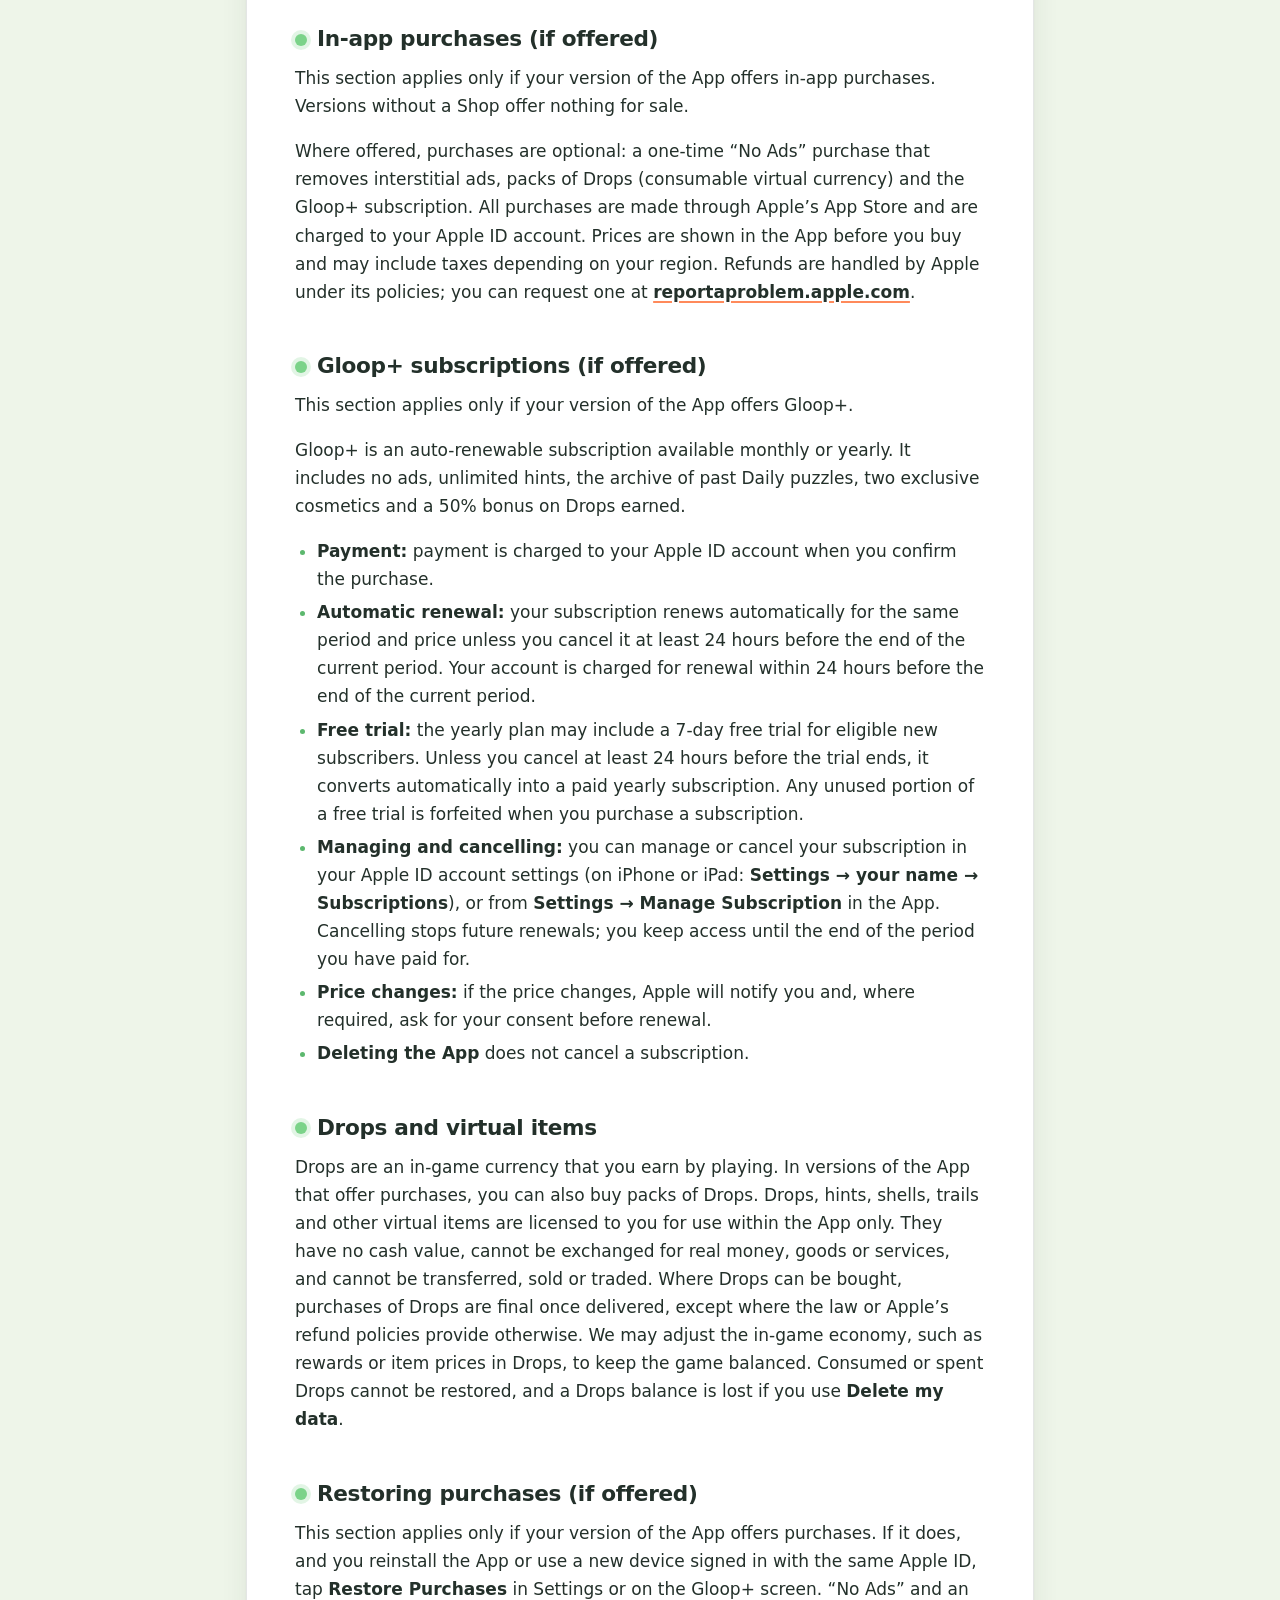
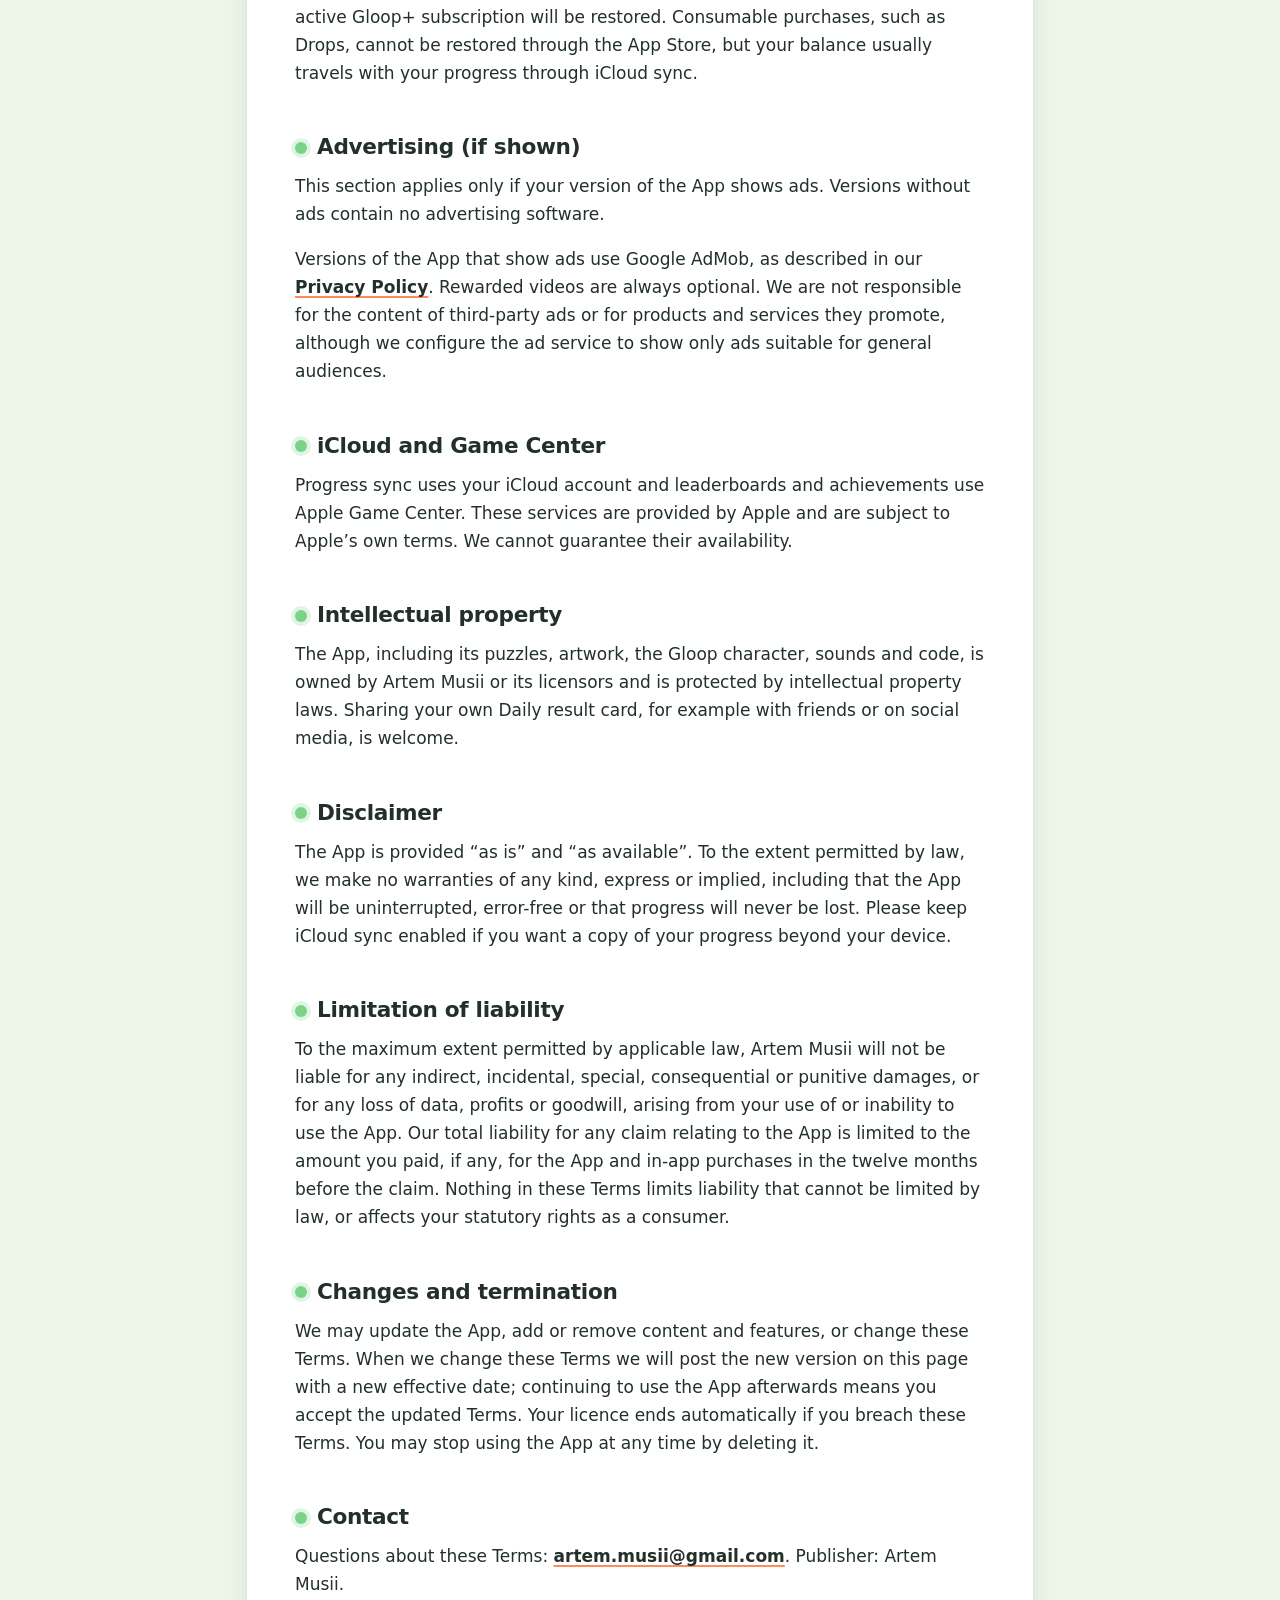
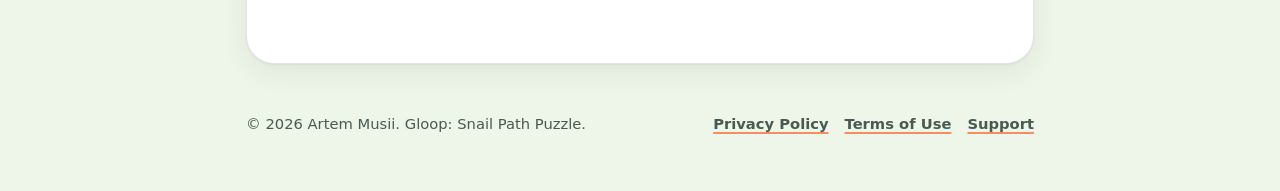
<file: gloop/terms.html>
<!doctype html>
<html lang="en">
<head>
<meta charset="utf-8">
<meta name="viewport" content="width=device-width, initial-scale=1">
<title>Terms of Use · Gloop: Snail Path Puzzle</title>
<meta name="description" content="Terms of Use for Gloop: Snail Path Puzzle, including virtual currency and, where offered, in-app purchases and Gloop+ auto-renewing subscriptions.">
<meta name="color-scheme" content="light dark">
<meta name="theme-color" content="#EEF5E9" media="(prefers-color-scheme: light)">
<meta name="theme-color" content="#141C17" media="(prefers-color-scheme: dark)">
<link rel="icon" href="data:image/svg+xml,%3Csvg xmlns='http://www.w3.org/2000/svg' viewBox='0 0 64 64'%3E%3Ccircle cx='32' cy='32' r='28' fill='%23FF8A5B'/%3E%3Cpath d='M32 32a4 4 0 0 1 8 0a8 8 0 0 1-16 0a12 12 0 0 1 24 0' fill='none' stroke='%23FFC4A8' stroke-width='4' stroke-linecap='round'/%3E%3C/svg%3E">
<link rel="stylesheet" href="style.css">
</head>
<body>
<a class="skip-link" href="#content">Skip to content</a>
<header class="site-header">
  <div class="wrap">
    <a class="brand" href="index.html">
      <svg viewBox="0 0 124 100" aria-hidden="true" focusable="false">
        <path d="M2 92H30" stroke="#7BD389" stroke-width="7" stroke-linecap="round"/>
        <path d="M14 86c0-7 8-12 20-12h58c3-13 8-22 16-22 9 0 13 8 13 18v10c0 8-6 12-14 12H22c-5 0-8-2-8-6z" fill="#F6C98B"/>
        <path d="M103 56L97 26M113 56L118 27" stroke="#F6C98B" stroke-width="5" stroke-linecap="round"/>
        <circle cx="97" cy="22" r="7.5" fill="#FFFFFF" stroke="#23302A" stroke-width="1.5"/>
        <circle cx="98.5" cy="23" r="3" fill="#23302A"/>
        <circle cx="118" cy="23" r="7.5" fill="#FFFFFF" stroke="#23302A" stroke-width="1.5"/>
        <circle cx="119.5" cy="24" r="3" fill="#23302A"/>
        <path d="M107 73q5 4 10 0" fill="none" stroke="#23302A" stroke-width="2.2" stroke-linecap="round"/>
        <circle cx="56" cy="50" r="32" fill="#FF8A5B"/>
        <path d="M56 50A5 5 0 0 1 66 50A10 10 0 0 1 46 50A15 15 0 0 1 76 50A20 20 0 0 1 36 50" fill="none" stroke="#FFC4A8" stroke-width="5" stroke-linecap="round"/>
      </svg>
      <span>Gloop<small>Snail Path Puzzle</small></span>
    </a>
    <nav class="site-nav" aria-label="Main">
      <ul>
        <li><a href="index.html">Home</a></li>
        <li><a href="privacy.html">Privacy</a></li>
        <li><a href="terms.html" aria-current="page">Terms</a></li>
        <li><a href="support.html">Support</a></li>
      </ul>
    </nav>
  </div>
</header>

<main id="content">
  <div class="wrap">
    <article class="card">
      <h1>Terms of Use</h1>
      <ul class="meta">
        <li>Effective 25 October 2026</li>
        <li>Gloop: Snail Path Puzzle for iPhone and iPad</li>
      </ul>
      <p class="lede">These Terms of Use (“Terms”) apply to Gloop: Snail Path Puzzle (the “App”), published by Artem Musii (“we”, “us”). By downloading or using the App you agree to these Terms and to our <a href="privacy.html">Privacy Policy</a>.</p>

      <div class="summary">
        <p><strong>In plain words:</strong> enjoy the game for personal use. Drops are for fun and have no cash value. If your version of the App offers purchases, payments and subscriptions go through Apple, and Gloop+ renews automatically until you cancel it in your Apple ID settings, at least 24 hours before the current period ends. If your version has no Shop and shows no ads, the sections on purchases, subscriptions, restoring purchases and advertising do not apply to you.</p>
      </div>

      <nav class="toc" aria-labelledby="toc-title">
        <h2 id="toc-title">Contents</h2>
        <ol>
          <li><a href="#eula">Apple’s Standard EULA</a></li>
          <li><a href="#licence">Your licence</a></li>
          <li><a href="#purchases">In-app purchases (if offered)</a></li>
          <li><a href="#subscriptions">Gloop+ subscriptions (if offered)</a></li>
          <li><a href="#currency">Drops and virtual items</a></li>
          <li><a href="#restore">Restoring purchases (if offered)</a></li>
          <li><a href="#ads">Advertising (if shown)</a></li>
          <li><a href="#apple-services">iCloud and Game Center</a></li>
          <li><a href="#ip">Intellectual property</a></li>
          <li><a href="#disclaimer">Disclaimer</a></li>
          <li><a href="#liability">Limitation of liability</a></li>
          <li><a href="#changes">Changes and termination</a></li>
          <li><a href="#contact">Contact</a></li>
        </ol>
      </nav>

      <h2 id="eula">Apple’s Standard EULA</h2>
      <p>The App is licensed to you under Apple’s <a href="https://www.apple.com/legal/internet-services/itunes/dev/stdeula/">Licensed Application End User License Agreement</a> (the “Standard EULA”). These Terms add details that are specific to Gloop. If anything in these Terms conflicts with the Standard EULA, the Standard EULA prevails to the extent of the conflict. Apple and its subsidiaries are third-party beneficiaries of the Standard EULA as described in it.</p>

      <h2 id="licence">Your licence</h2>
      <p>We grant you a personal, non-exclusive, non-transferable, revocable licence to use the App on Apple devices that you own or control, as permitted by the App Store’s usage rules. You may not:</p>
      <ul>
        <li>copy, modify, decompile or reverse-engineer the App, except where the law allows it;</li>
        <li>rent, sell, sublicense or redistribute the App or its content, including the puzzles;</li>
        <li>use cheats, automation or exploits to obtain Drops, items or leaderboard positions;</li>
        <li>use the App for any unlawful purpose.</li>
      </ul>

      <h2 id="purchases">In-app purchases (if offered)</h2>
      <p>This section applies only if your version of the App offers in-app purchases. Versions without a Shop offer nothing for sale.</p>
      <p>Where offered, purchases are optional: a one-time “No Ads” purchase that removes interstitial ads, packs of Drops (consumable virtual currency) and the Gloop+ subscription. All purchases are made through Apple’s App Store and are charged to your Apple ID account. Prices are shown in the App before you buy and may include taxes depending on your region. Refunds are handled by Apple under its policies; you can request one at <a href="https://reportaproblem.apple.com/">reportaproblem.apple.com</a>.</p>

      <h2 id="subscriptions">Gloop+ subscriptions (if offered)</h2>
      <p>This section applies only if your version of the App offers Gloop+.</p>
      <p>Gloop+ is an auto-renewable subscription available monthly or yearly. It includes no ads, unlimited hints, the archive of past Daily puzzles, two exclusive cosmetics and a 50% bonus on Drops earned.</p>
      <ul>
        <li><strong>Payment:</strong> payment is charged to your Apple ID account when you confirm the purchase.</li>
        <li><strong>Automatic renewal:</strong> your subscription renews automatically for the same period and price unless you cancel it at least 24 hours before the end of the current period. Your account is charged for renewal within 24 hours before the end of the current period.</li>
        <li><strong>Free trial:</strong> the yearly plan may include a 7-day free trial for eligible new subscribers. Unless you cancel at least 24 hours before the trial ends, it converts automatically into a paid yearly subscription. Any unused portion of a free trial is forfeited when you purchase a subscription.</li>
        <li><strong>Managing and cancelling:</strong> you can manage or cancel your subscription in your Apple ID account settings (on iPhone or iPad: <strong>Settings → your name → Subscriptions</strong>), or from <strong>Settings → Manage Subscription</strong> in the App. Cancelling stops future renewals; you keep access until the end of the period you have paid for.</li>
        <li><strong>Price changes:</strong> if the price changes, Apple will notify you and, where required, ask for your consent before renewal.</li>
        <li><strong>Deleting the App</strong> does not cancel a subscription.</li>
      </ul>

      <h2 id="currency">Drops and virtual items</h2>
      <p>Drops are an in-game currency that you earn by playing. In versions of the App that offer purchases, you can also buy packs of Drops. Drops, hints, shells, trails and other virtual items are licensed to you for use within the App only. They have no cash value, cannot be exchanged for real money, goods or services, and cannot be transferred, sold or traded. Where Drops can be bought, purchases of Drops are final once delivered, except where the law or Apple’s refund policies provide otherwise. We may adjust the in-game economy, such as rewards or item prices in Drops, to keep the game balanced. Consumed or spent Drops cannot be restored, and a Drops balance is lost if you use <strong>Delete my data</strong>.</p>

      <h2 id="restore">Restoring purchases (if offered)</h2>
      <p>This section applies only if your version of the App offers purchases. If it does, and you reinstall the App or use a new device signed in with the same Apple ID, tap <strong>Restore Purchases</strong> in Settings or on the Gloop+ screen. “No Ads” and an active Gloop+ subscription will be restored. Consumable purchases, such as Drops, cannot be restored through the App Store, but your balance usually travels with your progress through iCloud sync.</p>

      <h2 id="ads">Advertising (if shown)</h2>
      <p>This section applies only if your version of the App shows ads. Versions without ads contain no advertising software.</p>
      <p>Versions of the App that show ads use Google AdMob, as described in our <a href="privacy.html">Privacy Policy</a>. Rewarded videos are always optional. We are not responsible for the content of third-party ads or for products and services they promote, although we configure the ad service to show only ads suitable for general audiences.</p>

      <h2 id="apple-services">iCloud and Game Center</h2>
      <p>Progress sync uses your iCloud account and leaderboards and achievements use Apple Game Center. These services are provided by Apple and are subject to Apple’s own terms. We cannot guarantee their availability.</p>

      <h2 id="ip">Intellectual property</h2>
      <p>The App, including its puzzles, artwork, the Gloop character, sounds and code, is owned by Artem Musii or its licensors and is protected by intellectual property laws. Sharing your own Daily result card, for example with friends or on social media, is welcome.</p>

      <h2 id="disclaimer">Disclaimer</h2>
      <p>The App is provided “as is” and “as available”. To the extent permitted by law, we make no warranties of any kind, express or implied, including that the App will be uninterrupted, error-free or that progress will never be lost. Please keep iCloud sync enabled if you want a copy of your progress beyond your device.</p>

      <h2 id="liability">Limitation of liability</h2>
      <p>To the maximum extent permitted by applicable law, Artem Musii will not be liable for any indirect, incidental, special, consequential or punitive damages, or for any loss of data, profits or goodwill, arising from your use of or inability to use the App. Our total liability for any claim relating to the App is limited to the amount you paid, if any, for the App and in-app purchases in the twelve months before the claim. Nothing in these Terms limits liability that cannot be limited by law, or affects your statutory rights as a consumer.</p>

      <h2 id="changes">Changes and termination</h2>
      <p>We may update the App, add or remove content and features, or change these Terms. When we change these Terms we will post the new version on this page with a new effective date; continuing to use the App afterwards means you accept the updated Terms. Your licence ends automatically if you breach these Terms. You may stop using the App at any time by deleting it.</p>

      <h2 id="contact">Contact</h2>
      <p>Questions about these Terms: <strong><a href="mailto:artem.musii@gmail.com">artem.musii@gmail.com</a></strong>. Publisher: Artem Musii.</p>
    </article>
  </div>
</main>

<footer class="site-footer">
  <div class="wrap">
    <p>© 2026 Artem Musii. Gloop: Snail Path Puzzle.</p>
    <ul>
      <li><a href="privacy.html">Privacy Policy</a></li>
      <li><a href="terms.html">Terms of Use</a></li>
      <li><a href="support.html">Support</a></li>
    </ul>
  </div>
</footer>
</body>
</html>
</file>
<file: gloop/style.css>
:root {
  --bg: #EEF5E9;
  --surface: #FFFFFF;
  --ink: #23302A;
  --ink-muted: #4A5A50;
  --trail: #7BD389;
  --trail-core: #5CB86E;
  --accent: #FF8A5B;
  --snail-body: #F6C98B;
  --gold: #F2B33D;
  --border: rgba(35, 48, 42, 0.12);
  --shadow: 0 1px 2px rgba(35, 48, 42, 0.06), 0 8px 28px rgba(35, 48, 42, 0.08);
  --chip-bg: rgba(123, 211, 137, 0.22);
  --radius-l: 28px;
  --radius-m: 18px;
  --radius-s: 12px;
  --font: ui-rounded, "SF Pro Rounded", "Nunito", "Varela Round", system-ui, -apple-system, BlinkMacSystemFont, "Segoe UI", Roboto, "Helvetica Neue", Arial, sans-serif;
  color-scheme: light dark;
}

@media (prefers-color-scheme: dark) {
  :root {
    --bg: #141C17;
    --surface: #1F2A23;
    --ink: #EEF5E9;
    --ink-muted: #A9B8AE;
    --border: rgba(238, 245, 233, 0.12);
    --shadow: 0 1px 2px rgba(0, 0, 0, 0.3), 0 10px 30px rgba(0, 0, 0, 0.35);
    --chip-bg: rgba(123, 211, 137, 0.16);
  }
}

*,
*::before,
*::after {
  box-sizing: border-box;
}

html {
  -webkit-text-size-adjust: 100%;
  text-size-adjust: 100%;
}

body {
  margin: 0;
  background: var(--bg);
  color: var(--ink);
  font-family: var(--font);
  font-size: 1.0625rem;
  line-height: 1.65;
  -webkit-font-smoothing: antialiased;
}

.skip-link {
  position: absolute;
  left: 16px;
  top: -100px;
  z-index: 10;
  padding: 10px 16px;
  border-radius: var(--radius-s);
  background: var(--ink);
  color: var(--bg);
  font-weight: 700;
  text-decoration: none;
}

.skip-link:focus {
  top: 12px;
}

:focus-visible {
  outline: 3px solid var(--accent);
  outline-offset: 3px;
  border-radius: 6px;
}

.wrap {
  width: 100%;
  max-width: 820px;
  margin: 0 auto;
  padding: 0 16px;
}

.site-header {
  padding: 20px 0 8px;
}

.site-header .wrap {
  display: flex;
  flex-wrap: wrap;
  align-items: center;
  justify-content: space-between;
  gap: 12px 20px;
}

.brand {
  display: inline-flex;
  align-items: center;
  gap: 12px;
  color: var(--ink);
  text-decoration: none;
  font-weight: 800;
  font-size: 1.35rem;
  letter-spacing: -0.01em;
}

.brand svg {
  width: 56px;
  height: auto;
  flex: none;
}

.brand small {
  display: block;
  font-size: 0.8rem;
  font-weight: 600;
  color: var(--ink-muted);
  letter-spacing: 0;
}

.site-nav ul {
  display: flex;
  flex-wrap: wrap;
  gap: 6px;
  margin: 0;
  padding: 0;
  list-style: none;
}

.site-nav a {
  display: inline-block;
  padding: 8px 14px;
  border-radius: 999px;
  color: var(--ink);
  font-weight: 700;
  font-size: 0.95rem;
  text-decoration: none;
}

.site-nav a:hover {
  background: var(--chip-bg);
}

.site-nav a[aria-current="page"] {
  background: var(--trail);
  color: #23302A;
}

main {
  padding: 16px 0 40px;
}

.card {
  background: var(--surface);
  border: 1px solid var(--border);
  border-radius: var(--radius-l);
  box-shadow: var(--shadow);
  padding: clamp(22px, 5vw, 48px);
}

h1,
h2,
h3 {
  line-height: 1.25;
  letter-spacing: -0.015em;
}

h1 {
  margin: 0 0 8px;
  font-size: clamp(1.9rem, 5vw, 2.6rem);
  font-weight: 800;
}

h2 {
  margin: 2.2em 0 0.5em;
  font-size: 1.35rem;
  font-weight: 800;
  display: flex;
  align-items: center;
  gap: 10px;
}

h2::before {
  content: "";
  flex: none;
  width: 12px;
  height: 12px;
  border-radius: 50%;
  background: var(--trail);
  box-shadow: 0 0 0 4px var(--chip-bg);
}

h3 {
  margin: 1.6em 0 0.4em;
  font-size: 1.1rem;
  font-weight: 800;
}

p,
ul,
ol {
  margin: 0 0 1em;
}

ul,
ol {
  padding-left: 1.3em;
}

li {
  margin: 0.3em 0;
}

li::marker {
  color: var(--trail-core);
}

a {
  color: var(--ink);
  font-weight: 650;
  text-decoration-line: underline;
  text-decoration-color: var(--accent);
  text-decoration-thickness: 2px;
  text-underline-offset: 3px;
}

a:hover {
  text-decoration-thickness: 3px;
}

strong {
  font-weight: 750;
}

code,
kbd {
  font-family: ui-monospace, SFMono-Regular, Menlo, Consolas, monospace;
  font-size: 0.92em;
  padding: 0.1em 0.4em;
  border-radius: 6px;
  background: var(--chip-bg);
}

.lede {
  color: var(--ink-muted);
  font-size: 1.12rem;
  margin-bottom: 1.4em;
}

.meta {
  display: inline-flex;
  flex-wrap: wrap;
  gap: 8px;
  margin: 0 0 1.5em;
  padding: 0;
  list-style: none;
}

.meta li {
  margin: 0;
  padding: 4px 12px;
  border-radius: 999px;
  background: var(--chip-bg);
  color: var(--ink);
  font-size: 0.88rem;
  font-weight: 700;
}

.summary {
  margin: 1.5em 0 0;
  padding: 18px 22px;
  border-radius: var(--radius-m);
  background: var(--chip-bg);
  border-left: 6px solid var(--trail-core);
}

.summary p:last-child,
.summary ul:last-child {
  margin-bottom: 0;
}

.toc {
  margin: 1.5em 0 0;
  padding: 16px 22px;
  border: 1px dashed var(--border);
  border-radius: var(--radius-m);
}

.toc h2 {
  margin-top: 0;
  font-size: 1rem;
}

.toc h2::before {
  display: none;
}

.toc ol {
  columns: 2 16rem;
  column-gap: 2rem;
  margin: 0;
}

.toc li {
  break-inside: avoid;
}

.table-scroll {
  overflow-x: auto;
  margin: 0 0 1em;
}

table {
  width: 100%;
  border-collapse: collapse;
  font-size: 0.95rem;
}

th,
td {
  text-align: left;
  vertical-align: top;
  padding: 10px 12px;
  border-bottom: 1px solid var(--border);
}

th {
  font-weight: 800;
}

.hero {
  text-align: center;
  padding: clamp(28px, 6vw, 56px) clamp(20px, 5vw, 48px);
}

.hero svg {
  width: min(220px, 60vw);
  height: auto;
  margin: 0 auto 12px;
  display: block;
}

.hero p {
  max-width: 34rem;
  margin-left: auto;
  margin-right: auto;
}

.links-grid {
  display: grid;
  grid-template-columns: repeat(auto-fit, minmax(210px, 1fr));
  gap: 16px;
  margin-top: 20px;
}

.link-card {
  display: block;
  padding: 22px;
  border-radius: var(--radius-m);
  background: var(--surface);
  border: 1px solid var(--border);
  box-shadow: var(--shadow);
  text-decoration: none;
  color: var(--ink);
  transition: transform 0.18s ease, box-shadow 0.18s ease;
}

.link-card:hover {
  transform: translateY(-2px);
}

.link-card .dot {
  display: inline-block;
  width: 36px;
  height: 36px;
  border-radius: 50%;
  margin-bottom: 10px;
}

.link-card .dot.trail {
  background: var(--trail);
}

.link-card .dot.shell {
  background: var(--accent);
}

.link-card .dot.gold {
  background: var(--gold);
}

.link-card strong {
  display: block;
  font-size: 1.15rem;
  margin-bottom: 4px;
}

.link-card span {
  display: block;
  color: var(--ink-muted);
  font-weight: 500;
  font-size: 0.97rem;
}

details {
  margin: 0 0 12px;
  border: 1px solid var(--border);
  border-radius: var(--radius-m);
  background: var(--surface);
}

details[open] {
  box-shadow: var(--shadow);
}

summary {
  cursor: pointer;
  list-style: none;
  padding: 16px 52px 16px 20px;
  position: relative;
  font-weight: 800;
  font-size: 1.05rem;
}

summary::-webkit-details-marker {
  display: none;
}

summary::after {
  content: "+";
  position: absolute;
  right: 18px;
  top: 50%;
  transform: translateY(-50%);
  width: 26px;
  height: 26px;
  border-radius: 50%;
  background: var(--chip-bg);
  color: var(--ink);
  display: grid;
  place-items: center;
  font-weight: 800;
  line-height: 1;
}

details[open] summary::after {
  content: "\2212";
}

details > div {
  padding: 0 20px 6px;
}

.contact-box {
  margin-top: 2em;
  padding: 20px 22px;
  border-radius: var(--radius-m);
  background: var(--chip-bg);
  text-align: center;
}

.contact-box p {
  margin: 0.3em 0;
}

.site-footer {
  padding: 8px 0 40px;
  color: var(--ink-muted);
  font-size: 0.92rem;
}

.site-footer .wrap {
  display: flex;
  flex-wrap: wrap;
  justify-content: space-between;
  gap: 8px 20px;
}

.site-footer a {
  color: var(--ink-muted);
}

.site-footer ul {
  display: flex;
  flex-wrap: wrap;
  gap: 4px 16px;
  margin: 0;
  padding: 0;
  list-style: none;
}

.site-footer li {
  margin: 0;
}

@media (prefers-reduced-motion: reduce) {
  *,
  *::before,
  *::after {
    transition: none !important;
    animation: none !important;
  }
}

@media print {
  body {
    background: #FFFFFF;
    color: #000000;
  }

  .site-nav,
  .skip-link {
    display: none;
  }

  .card {
    box-shadow: none;
    border: none;
    padding: 0;
  }
}
</file>
